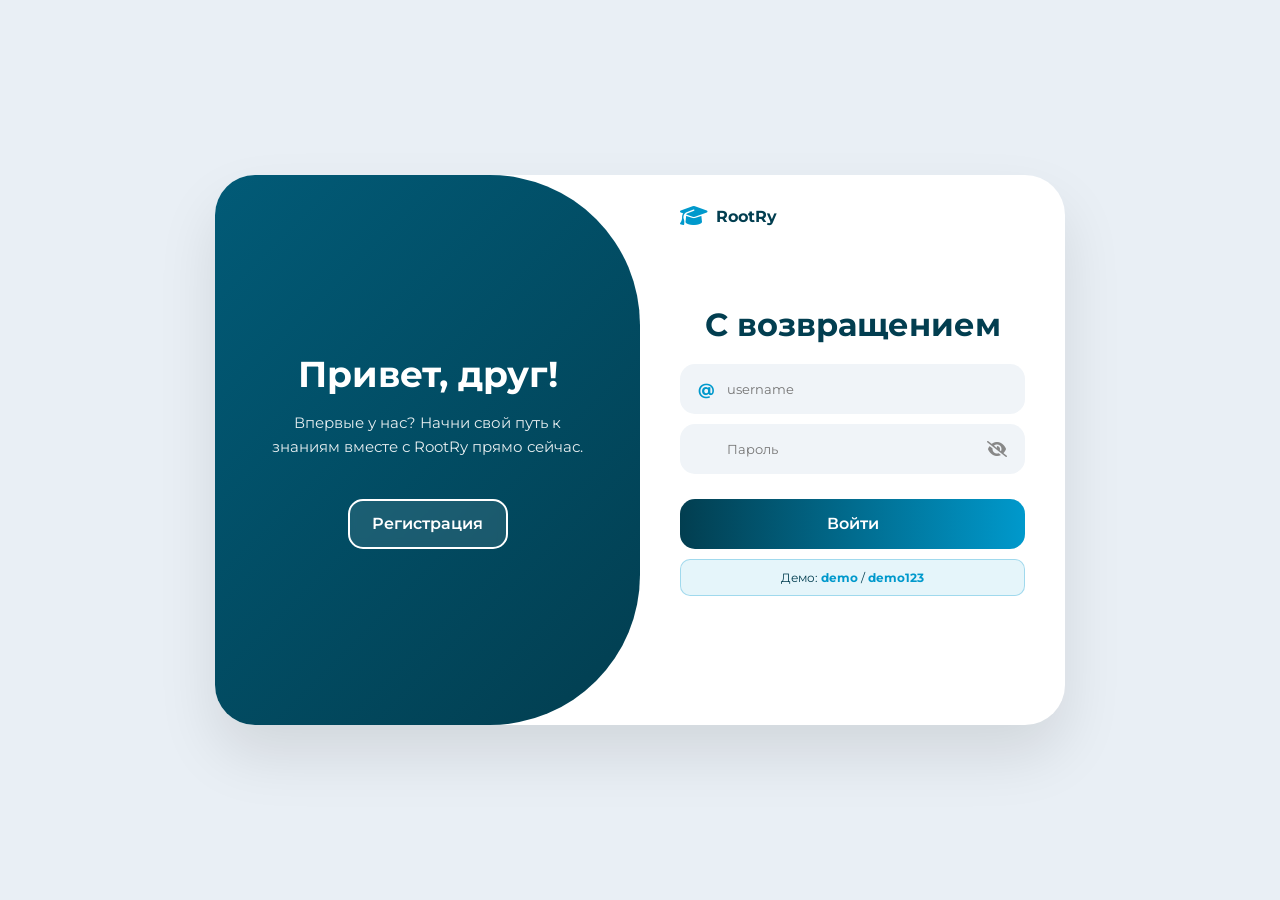
<file: static/index.html>
<!DOCTYPE html>
<html lang="ru">
<head>
    <meta charset="UTF-8">
    <meta name="viewport" content="width=device-width, initial-scale=1.0">
    <title>RootRy | Вход и Регистрация</title>
    <link rel="stylesheet" href="https://cdnjs.cloudflare.com/ajax/libs/font-awesome/6.4.0/css/all.min.css">
    <link rel="icon" type="image/svg+xml" href="data:image/svg+xml,%3Csvg xmlns='http://www.w3.org/2000/svg' viewBox='0 0 640 512'%3E%3Cpath fill='%230099cc' d='M622.3 162.4l-296-120c-16.5-6.7-35.1-6.7-51.6 0l-296 120c-17.2 7-20.1 29.5-4.8 39.4l112 72.3c2.4 1.5 5.2 2.3 8 2.3H504c2.8 0 5.6-.8 8-2.3l112-72.3c15.2-10 12.3-32.4-4.8-39.4zM532.7 301.9l-20.7 13.4c-6 3.9-13 6-20.1 6H148.1c-7.1 0-14.1-2.1-20.1-6l-20.7-13.4c-4.4-2.9-10.3-1.6-13.2 2.9l-21.3 32.8c-4.6 7.1-1.6 16.5 6.2 19.8l197.4 82.5c24.6 10.3 52.6 10.3 77.2 0l197.4-82.5c7.8-3.3 10.8-12.7 6.2-19.8l-21.3-32.8c-2.9-4.5-8.8-5.8-13.2-2.9z'/%3E%3C/svg%3E">
    <link rel="stylesheet" href="style.css">
    <style>
        .hint-box {
            background: rgba(0,153,204,0.1);
            border: 1px solid rgba(0,153,204,0.3);
            border-radius: 10px;
            padding: 10px 15px;
            margin-top: 10px;
            font-size: 12px;
            color: #023e50;
            text-align: center;
        }
        .hint-box b { color: #0099cc; }
        .spinner { display: none; }
        .btn.loading .spinner { display: inline; }
        .btn.loading .btn-text { display: none; }
    </style>
</head>
<body>
    <div id="authMsg" style="position:fixed;top:20px;left:50%;transform:translateX(-50%);padding:12px 28px;border-radius:20px;font-family:Montserrat,sans-serif;font-weight:600;font-size:14px;z-index:9999;transition:0.3s;box-shadow:0 8px 25px rgba(0,0,0,0.15);opacity:0;pointer-events:none;"></div>

    <div class="container" id="mainContainer">
        <div class="form-box login">
            <div class="top-bar">
                <div class="brand"><i class="fa-solid fa-graduation-cap"></i><span>RootRy</span></div>
            </div>
            <form id="loginForm">
                <h1>С возвращением</h1>
                <div class="input-box">
                    <span class="prefix">@</span>
                    <input type="text" id="loginUser" placeholder="username" required autocomplete="username">
                </div>
                <div class="input-box">
                    <input type="password" id="loginPass" class="password-input" placeholder="Пароль" required autocomplete="current-password">
                    <i class="fa-solid fa-eye-slash toggle-password"></i>
                </div>
                <button type="submit" class="btn" id="loginBtn">
                    <span class="btn-text">Войти</span>
                    <span class="spinner"><i class="fa-solid fa-circle-notch fa-spin"></i></span>
                </button>
                <div class="hint-box">Демо: <b>demo</b> / <b>demo123</b></div>
            </form>
        </div>

        <div class="form-box register">
            <div class="top-bar">
                <div class="brand"><i class="fa-solid fa-graduation-cap"></i><span>RootRy</span></div>
            </div>
            <form id="regForm">
                <h1>Регистрация</h1>
                <div class="input-box">
                    <span class="prefix">@</span>
                    <input type="text" id="regUser" placeholder="username (только латиница)" required minlength="3" autocomplete="username">
                </div>
                <div class="input-box">
                    <input type="text" id="regNickname" placeholder="Никнейм" required autocomplete="off">
                    <i class="fa-solid fa-user"></i>
                </div>
                <div class="input-box">
                    <input type="password" id="regPass" class="password-input" placeholder="Пароль (мин. 6)" required minlength="6" autocomplete="new-password">
                    <i class="fa-solid fa-eye-slash toggle-password"></i>
                </div>
                <button type="submit" class="btn" id="regBtn">
                    <span class="btn-text">Создать аккаунт</span>
                    <span class="spinner"><i class="fa-solid fa-circle-notch fa-spin"></i></span>
                </button>
            </form>
        </div>

        <div class="toggle-box">
            <div class="toggle-panel toggle-left">
                <h2>Привет, друг!</h2>
                <p>Впервые у нас? Начни свой путь к знаниям вместе с RootRy прямо сейчас.</p>
                <button class="btn toggle-btn" id="toRegister">Регистрация</button>
            </div>
            <div class="toggle-panel toggle-right">
                <h2>Рады видеть!</h2>
                <p>Если у тебя уже есть аккаунт, просто войди, чтобы продолжить обучение.</p>
                <button class="btn toggle-btn" id="toLogin">Войти</button>
            </div>
        </div>
    </div>

    <script>
    const API = '';  // same origin — Go сервер раздаёт и фронт и API
    const container = document.getElementById('mainContainer');

    document.getElementById('toLogin').addEventListener('click', () => container.classList.remove('active'));
    document.getElementById('toRegister').addEventListener('click', () => container.classList.add('active'));

    document.querySelectorAll('.toggle-password').forEach(icon => {
        icon.addEventListener('click', function() {
            const input = this.parentElement.querySelector('.password-input');
            input.type = input.type === 'password' ? 'text' : 'password';
            this.classList.toggle('fa-eye');
            this.classList.toggle('fa-eye-slash');
        });
    });

    function showMsg(text, type) {
        const msg = document.getElementById('authMsg');
        msg.textContent = text;
        msg.style.background = type === 'error' ? '#e74c3c' : '#2ecc71';
        msg.style.color = '#fff';
        msg.style.opacity = '1';
        setTimeout(() => { msg.style.opacity = '0'; }, 3000);
    }

    function setLoading(btn, loading) {
        btn.classList.toggle('loading', loading);
        btn.disabled = loading;
    }

    document.getElementById('regForm').addEventListener('submit', async (e) => {
        e.preventDefault();
        const btn = document.getElementById('regBtn');
        setLoading(btn, true);
        const username = document.getElementById('regUser').value.trim();
        const nickname = document.getElementById('regNickname').value.trim();
        const password = document.getElementById('regPass').value;
        try {
            const res = await fetch(`${API}/api/register`, {
                method: 'POST',
                headers: {'Content-Type': 'application/json'},
                body: JSON.stringify({ username, nickname, password })
            });
            const data = await res.json();
            if (res.ok) {
                localStorage.setItem('token', data.token);
                localStorage.setItem('currentUser', JSON.stringify(data.user));
                showMsg('Аккаунт создан! 🎉', 'success');
                setTimeout(() => window.location.href = 'games.html', 800);
            } else {
                showMsg(data.error || 'Ошибка регистрации', 'error');
            }
        } catch(err) {
            showMsg('Сервер недоступен', 'error');
        } finally {
            setLoading(btn, false);
        }
    });

    document.getElementById('loginForm').addEventListener('submit', async (e) => {
        e.preventDefault();
        const btn = document.getElementById('loginBtn');
        setLoading(btn, true);
        const username = document.getElementById('loginUser').value.trim();
        const password = document.getElementById('loginPass').value;
        try {
            const res = await fetch(`${API}/api/login`, {
                method: 'POST',
                headers: {'Content-Type': 'application/json'},
                body: JSON.stringify({ username, password })
            });
            const data = await res.json();
            if (res.ok) {
                localStorage.setItem('token', data.token);
                localStorage.setItem('currentUser', JSON.stringify(data.user));
                showMsg(`Добро пожаловать, ${data.user.nickname}! 👋`, 'success');
                setTimeout(() => window.location.href = 'games.html', 800);
            } else {
                showMsg(data.error || 'Неверный логин или пароль', 'error');
            }
        } catch(err) {
            showMsg('Сервер недоступен', 'error');
        } finally {
            setLoading(btn, false);
        }
    });

    // Redirect if already logged in
    if (localStorage.getItem('token')) {
        window.location.href = 'games.html';
    }
    </script>
</body>
</html>
</file>
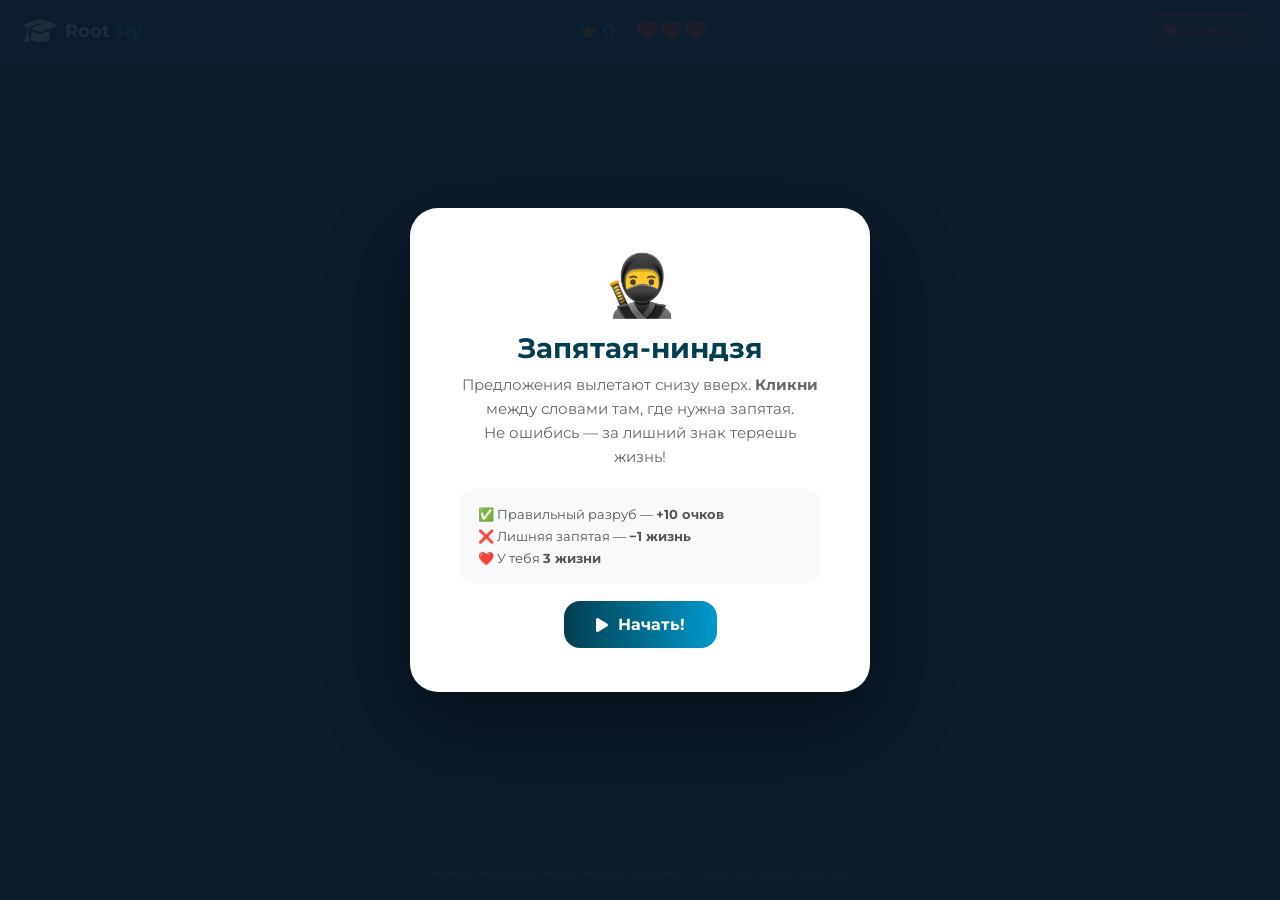
<file: static/game_comma_ninja.html>
<!DOCTYPE html>
<html lang="ru">
<head>
    <meta charset="UTF-8">
    <meta name="viewport" content="width=device-width, initial-scale=1.0">
    <title>Запятая-ниндзя | RootRy</title>
    <link rel="stylesheet" href="https://cdnjs.cloudflare.com/ajax/libs/font-awesome/6.4.0/css/all.min.css">
    <link rel="stylesheet" href="home-style.css">
    <style>
        body { background: #0d1b2a; display: flex; flex-direction: column; align-items: center; justify-content: flex-start; min-height: 100vh; padding: 0; margin: 0; font-family: 'Montserrat', sans-serif; }

        .game-header {
            width: 100%; background: rgba(2,62,80,0.95); display: flex; align-items: center;
            justify-content: space-between; padding: 14px 24px; position: fixed; top: 0; left: 0; z-index: 100;
            backdrop-filter: blur(10px); border-bottom: 1px solid rgba(0,153,204,0.3);
        }
        .game-header .brand { color: #fff; font-weight: 700; font-size: 18px; display: flex; align-items: center; gap: 8px; }
        .game-header .brand span { color: #0099cc; }
        .hud { display: flex; gap: 20px; align-items: center; }
        .hud-item { color: #fff; font-size: 13px; font-weight: 700; display: flex; align-items: center; gap: 6px; }
        .lives { font-size: 18px; letter-spacing: 2px; }
        .score-num { color: #0099cc; font-size: 20px; }

        .surrender-btn {
            background: rgba(231,76,60,0.2); border: 1px solid #e74c3c; color: #e74c3c;
            padding: 8px 18px; border-radius: 12px; font-family: 'Montserrat', sans-serif;
            font-size: 13px; font-weight: 700; cursor: pointer; transition: 0.2s;
        }
        .surrender-btn:hover { background: rgba(231,76,60,0.4); }

        /* Game arena */
        #arena {
            margin-top: 70px;
            width: 100%; max-width: 820px;
            min-height: calc(100vh - 70px);
            position: relative;
            overflow: hidden;
            padding: 20px;
        }

        /* Flying sentence */
        .sentence-strip {
            position: absolute;
            left: 50%; transform: translateX(-50%);
            background: rgba(255,255,255,0.06);
            border: 1px solid rgba(255,255,255,0.12);
            border-radius: 14px;
            padding: 14px 20px;
            display: flex;
            flex-wrap: wrap;
            gap: 0;
            align-items: center;
            max-width: 760px;
            animation: flyUp 6s linear forwards;
            cursor: default;
            user-select: none;
        }
        @keyframes flyUp {
            from { bottom: -120px; opacity: 0; }
            10%  { opacity: 1; }
            90%  { opacity: 1; }
            to   { bottom: 110%; opacity: 0; }
        }

        .word-part {
            color: #e8f4fd;
            font-size: 15px;
            font-weight: 600;
            padding: 2px 1px;
            white-space: nowrap;
        }

        .cut-zone {
            display: inline-flex;
            align-items: center;
            justify-content: center;
            width: 28px;
            height: 34px;
            cursor: pointer;
            position: relative;
            transition: 0.15s;
        }
        .cut-zone::before {
            content: '';
            position: absolute;
            width: 2px;
            height: 100%;
            background: rgba(255,255,255,0.1);
            border-radius: 2px;
            transition: 0.15s;
        }
        .cut-zone:hover::before { background: #0099cc; width: 3px; }
        .cut-zone .cut-hint { position: absolute; font-size: 11px; color: rgba(255,255,255,0.25); pointer-events: none; }
        .cut-zone:hover .cut-hint { color: #0099cc; }

        .cut-zone.correct-cut::before { background: #2ecc71; width: 4px; box-shadow: 0 0 12px #2ecc71; }
        .cut-zone.wrong-cut::before   { background: #e74c3c; width: 4px; box-shadow: 0 0 12px #e74c3c; }

        /* Score popup */
        .score-popup {
            position: fixed;
            font-size: 22px; font-weight: 800;
            pointer-events: none;
            animation: popUp 0.9s ease forwards;
            z-index: 200;
        }
        @keyframes popUp { from{opacity:1;transform:translateY(0);} to{opacity:0;transform:translateY(-60px);} }

        /* Overlay screens */
        .overlay {
            display: none; position: fixed; inset: 0;
            background: rgba(13,27,42,0.92);
            z-index: 300; align-items: center; justify-content: center;
            flex-direction: column; gap: 20px;
            text-align: center;
        }
        .overlay.show { display: flex; }
        .overlay-box {
            background: #fff; border-radius: 28px;
            padding: 40px 50px; max-width: 460px; width: 90%;
            box-shadow: 0 30px 80px rgba(0,0,0,0.4);
            animation: popIn 0.4s cubic-bezier(0.34,1.56,0.64,1);
        }
        @keyframes popIn { from{opacity:0;transform:scale(0.8);} to{opacity:1;transform:scale(1);} }
        .overlay-box h2 { color: #023e50; font-size: 28px; margin-bottom: 8px; }
        .overlay-box .big-num { font-size: 64px; font-weight: 800; color: #0099cc; line-height: 1; margin: 10px 0; }
        .overlay-box p { color: #666; font-size: 15px; line-height: 1.6; margin-bottom: 20px; }
        .action-btn {
            display: inline-flex; align-items: center; gap: 10px;
            background: linear-gradient(90deg, #023e50, #0099cc);
            color: #fff; border: none; border-radius: 16px;
            padding: 14px 32px; font-size: 16px; font-weight: 700;
            font-family: 'Montserrat', sans-serif; cursor: pointer; transition: 0.2s;
            margin: 4px;
        }
        .action-btn:hover { box-shadow: 0 8px 24px rgba(0,153,204,0.4); transform: translateY(-2px); }
        .action-btn.secondary { background: #e9eff5; color: #023e50; }
        .action-btn.secondary:hover { box-shadow: none; background: #d0dce6; }

        /* Stars */
        .stars { font-size: 32px; margin: 8px 0; letter-spacing: 4px; }

        /* Combo flash */
        .combo-flash {
            position: fixed; top: 80px; left: 50%; transform: translateX(-50%);
            background: #f39c12; color: #fff; padding: 8px 22px;
            border-radius: 20px; font-size: 15px; font-weight: 800;
            pointer-events: none; opacity: 0;
            animation: comboIn 1.5s ease forwards;
            z-index: 200;
        }
        @keyframes comboIn { 0%{opacity:0;transform:translateX(-50%) scale(0.8);} 15%{opacity:1;transform:translateX(-50%) scale(1.1);} 30%{transform:translateX(-50%) scale(1);} 80%{opacity:1;} 100%{opacity:0;} }

        /* Pause indicator */
        #pauseBar {
            position: fixed; bottom: 20px; left: 50%; transform: translateX(-50%);
            color: rgba(255,255,255,0.3); font-size: 12px; font-weight: 600;
            pointer-events: none;
        }
    </style>
</head>
<body>

<div class="game-header">
    <div class="brand"><i class="fa-solid fa-graduation-cap"></i> Root<span>Ry</span></div>
    <div class="hud">
        <div class="hud-item"><i class="fa-solid fa-star" style="color:#f39c12"></i><span class="score-num" id="scoreDisplay">0</span></div>
        <div class="hud-item"><span class="lives" id="livesDisplay">❤️❤️❤️</span></div>
    </div>
    <button class="surrender-btn" onclick="confirmSurrender()"><i class="fa-solid fa-flag"></i> Сдаться</button>
</div>

<div id="arena"></div>

<!-- Start overlay -->
<div class="overlay show" id="startOverlay">
    <div class="overlay-box">
        <div style="font-size:60px;margin-bottom:10px;">🥷</div>
        <h2>Запятая-ниндзя</h2>
        <p>Предложения вылетают снизу вверх. <strong>Кликни</strong> между словами там, где нужна запятая.<br>Не ошибись — за лишний знак теряешь жизнь!</p>
        <div style="background:#f7f9fb;border-radius:14px;padding:14px 18px;margin:14px 0;text-align:left;font-size:13px;color:#555;line-height:1.7;">
            ✅ Правильный разруб — <strong>+10 очков</strong><br>
            ❌ Лишняя запятая — <strong>−1 жизнь</strong><br>
            ❤️ У тебя <strong>3 жизни</strong>
        </div>
        <button class="action-btn" onclick="startGame()"><i class="fa-solid fa-play"></i> Начать!</button>
    </div>
</div>

<!-- Game over overlay -->
<div class="overlay" id="endOverlay">
    <div class="overlay-box">
        <div class="stars" id="endStars">⭐</div>
        <h2 id="endTitle">Молодец!</h2>
        <div class="big-num" id="endScore">0</div>
        <p id="endMsg">Правильных разрубов: <strong id="correctCount">0</strong> из <strong id="totalCount">0</strong></p>
        <button class="action-btn" onclick="startGame()"><i class="fa-solid fa-rotate-right"></i> Ещё раз</button>
        <button class="action-btn secondary" onclick="goBack()"><i class="fa-solid fa-arrow-left"></i> Назад</button>
    </div>
</div>

<!-- Surrender overlay -->
<div class="overlay" id="surrenderOverlay">
    <div class="overlay-box">
        <div style="font-size:48px;margin-bottom:10px;">🏳️</div>
        <h2>Сдаться?</h2>
        <p>Твой текущий счёт: <strong id="surrenderScore">0</strong> очков.<br>Прогресс будет потерян.</p>
        <button class="action-btn" style="background:linear-gradient(90deg,#c0392b,#e74c3c);" onclick="endGame(true)"><i class="fa-solid fa-flag"></i> Сдаться</button>
        <button class="action-btn secondary" onclick="closeSurrender()">Продолжить</button>
    </div>
</div>

<div id="pauseBar">Нажми на разделитель между словами чтобы поставить запятую</div>

<script src="api.js"></script>
<script>
const SENTENCES = [
    {
        parts: ['Читая', ' книгу', ',', ' он', ' не', ' замечал', ',', ' как', ' проходит', ' время', '.'],
        cuts: [1, 6], // after index 1 and 6 (0-based gap index)
        gaps: 10
    },
    {
        parts: ['Подбежав', ' к', ' двери', ',', ' мальчик', ' остановился', ' и', ' прислушался', '.'],
        cuts: [2],
        gaps: 8
    },
    {
        parts: ['На', ' столе', ' лежали', ' книги', ',', ' ручки', ',', ' карандаши', ' и', ' тетради', '.'],
        cuts: [3, 5],
        gaps: 10
    },
    {
        parts: ['Конечно', ',', ' мы', ' придём', ' на', ' праздник', '.'],
        cuts: [0],
        gaps: 6
    },
    {
        parts: ['Учитель', ',', ' объяснявший', ' новую', ' тему', ',', ' говорил', ' медленно', '.'],
        cuts: [0, 4],
        gaps: 8
    },
    {
        parts: ['Однако', ',', ' по', ' мнению', ' экспертов', ',', ' ситуация', ' изменится', '.'],
        cuts: [0, 4],
        gaps: 8
    },
    {
        parts: ['Он', ' бежал', ' быстро', ',', ' не', ' оглядываясь', '.'],
        cuts: [2],
        gaps: 6
    },
    {
        parts: ['В', ' городе', ' были', ' театры', ',', ' музеи', ',', ' парки', ' и', ' кафе', '.'],
        cuts: [3, 5],
        gaps: 10
    },
    {
        parts: ['Написав', ' письмо', ',', ' она', ' задумалась', '.'],
        cuts: [1],
        gaps: 5
    },
    {
        parts: ['Он', ' любил', ' читать', ',', ' мечтать', ' и', ' рисовать', '.'],
        cuts: [2],
        gaps: 7
    }
];

let score = 0;
let lives = 3;
let correctCuts = 0;
let totalRequired = 0;
let combo = 0;
let gameRunning = false;
let sentenceInterval = null;
let currentSentenceIdx = 0;
let activeSentences = [];

function startGame() {
    hideOverlay('startOverlay');
    hideOverlay('endOverlay');
    score = 0; lives = 3; correctCuts = 0; combo = 0; totalRequired = 0;
    currentSentenceIdx = 0;
    updateHUD();
    gameRunning = true;
    document.getElementById('arena').innerHTML = '';
    activeSentences = [];
    scheduleSentence();
}

function scheduleSentence() {
    if (!gameRunning) return;
    spawnSentence();
    if (currentSentenceIdx < SENTENCES.length) {
        sentenceInterval = setTimeout(scheduleSentence, 3800);
    } else {
        setTimeout(() => { if(gameRunning) endGame(false); }, 7000);
    }
}

function spawnSentence() {
    if (currentSentenceIdx >= SENTENCES.length) return;
    const data = SENTENCES[currentSentenceIdx++];
    const strip = document.createElement('div');
    strip.className = 'sentence-strip';

    const requiredCuts = new Set(data.cuts);
    totalRequired += data.cuts.length;
    let stripCuts = {};

    // Build parts with gaps
    let gapIdx = 0;
    const wordParts = data.parts.filter(p => p !== ',' && p !== '.');

    // Reconstruct: words separated by clickable gaps
    // data.parts contains actual words/commas; we rebuild as word + gap
    // cuts[] index refers to which gap (after word gapIdx) should be cut

    const words = [];
    data.parts.forEach(p => {
        if (p !== ',' && p !== '.') words.push(p);
    });

    for (let i = 0; i < words.length; i++) {
        const w = document.createElement('span');
        w.className = 'word-part';
        w.textContent = words[i];
        strip.appendChild(w);

        if (i < words.length - 1) {
            const zone = document.createElement('span');
            zone.className = 'cut-zone';
            zone.dataset.gap = i;
            const hint = document.createElement('span');
            hint.className = 'cut-hint';
            hint.textContent = '|';
            zone.appendChild(hint);
            const currentI = i;
            zone.onclick = (e) => {
                e.stopPropagation();
                if (stripCuts[currentI]) return;
                stripCuts[currentI] = true;
                if (requiredCuts.has(currentI)) {
                    zone.classList.add('correct-cut');
                    score += 10 * (combo > 2 ? 2 : 1);
                    correctCuts++;
                    combo++;
                    if (combo === 3) showCombo('🔥 Комбо x2!');
                    if (combo === 5) showCombo('⚡ Комбо x2 МАСТЕР!');
                    showScorePopup(e.clientX, e.clientY, '+10', '#2ecc71');
                } else {
                    zone.classList.add('wrong-cut');
                    lives--;
                    combo = 0;
                    showScorePopup(e.clientX, e.clientY, '−❤️', '#e74c3c');
                    shakeScreen();
                    if (lives <= 0) { setTimeout(() => endGame(false), 600); }
                }
                updateHUD();
            };
            strip.appendChild(zone);
        }
    }

    // Punctuation mark at end
    const end = data.parts[data.parts.length - 1];
    if (end === '.') {
        const dot = document.createElement('span');
        dot.className = 'word-part';
        dot.textContent = '.';
        strip.appendChild(dot);
    }

    strip.style.bottom = '-120px';
    document.getElementById('arena').appendChild(strip);
    activeSentences.push(strip);

    strip.addEventListener('animationend', () => {
        strip.remove();
        activeSentences = activeSentences.filter(s => s !== strip);
    });
}

function showScorePopup(x, y, text, color) {
    const el = document.createElement('div');
    el.className = 'score-popup';
    el.style.cssText = `left:${x-20}px;top:${y-30}px;color:${color};`;
    el.textContent = text;
    document.body.appendChild(el);
    setTimeout(() => el.remove(), 900);
}

function showCombo(text) {
    const el = document.createElement('div');
    el.className = 'combo-flash';
    el.textContent = text;
    document.body.appendChild(el);
    setTimeout(() => el.remove(), 1500);
}

function shakeScreen() {
    document.getElementById('arena').style.animation = 'none';
    document.getElementById('arena').offsetHeight;
    document.getElementById('arena').style.animation = 'shake 0.4s ease';
    setTimeout(() => { document.getElementById('arena').style.animation = ''; }, 400);
}

function updateHUD() {
    document.getElementById('scoreDisplay').textContent = score;
    const hearts = ['', '❤️', '❤️❤️', '❤️❤️❤️'];
    document.getElementById('livesDisplay').textContent = hearts[Math.max(0, lives)] || '';
}

function endGame(surrendered) {
    gameRunning = false;
    clearTimeout(sentenceInterval);
    
    // Закрываем окно подтверждения сдачи
    hideOverlay('surrenderOverlay'); 

    const pct = totalRequired > 0 ? Math.round((correctCuts / totalRequired) * 100) : 0;
    let stars = pct >= 90 ? '⭐⭐⭐' : pct >= 60 ? '⭐⭐' : '⭐';
    let title = pct >= 90 ? 'Сенсей пунктуации!' : pct >= 60 ? 'Хороший ниндзя!' : surrendered ? 'Сдался...' : 'Нужно тренироваться!';

    document.getElementById('endStars').textContent = stars;
    document.getElementById('endTitle').textContent = title;
    document.getElementById('endScore').textContent = score;
    document.getElementById('correctCount').textContent = correctCuts;
    document.getElementById('totalCount').textContent = totalRequired;
    if(typeof submitGameResult==='function')submitGameResult('spelling', typeof score!=='undefined'?score:0);
    showOverlay('endOverlay');
}

function confirmSurrender() {
    document.getElementById('surrenderScore').textContent = score;
    showOverlay('surrenderOverlay');
}
function closeSurrender() { hideOverlay('surrenderOverlay'); }

function goBack() { window.location.href = 'games.html'; }

function showOverlay(id) { document.getElementById(id).classList.add('show'); }
function hideOverlay(id) { document.getElementById(id).classList.remove('show'); }
</script>

<style>
@keyframes shake {
    0%,100%{transform:translateX(0);}
    20%{transform:translateX(-10px);}
    40%{transform:translateX(10px);}
    60%{transform:translateX(-6px);}
    80%{transform:translateX(6px);}
}
</style>
</body>
</html>
</file>
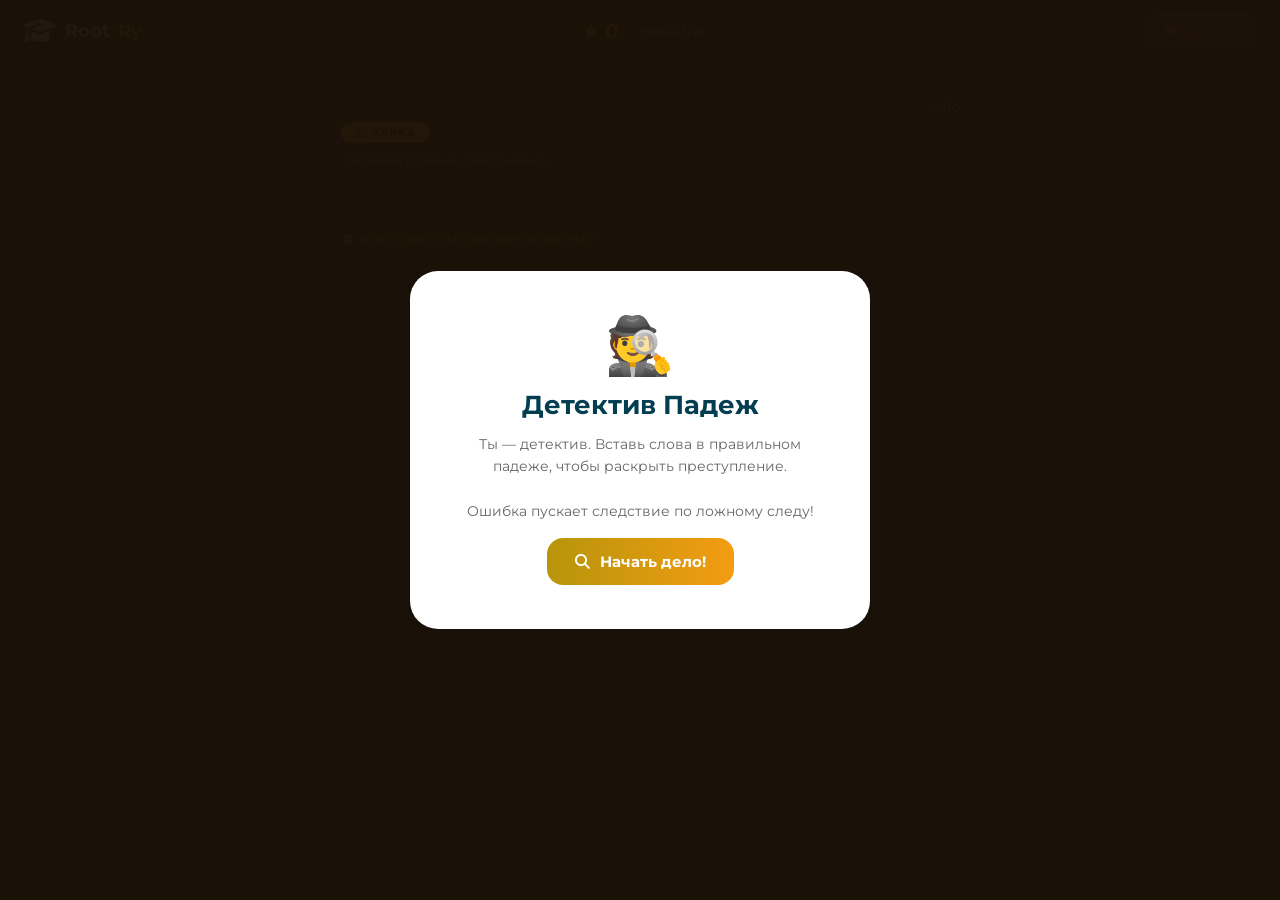
<file: static/game_detective_case.html>
<!DOCTYPE html>
<html lang="ru">
<head>
    <meta charset="UTF-8">
    <meta name="viewport" content="width=device-width, initial-scale=1.0">
    <title>Детектив Падеж | RootRy</title>
    <link rel="stylesheet" href="https://cdnjs.cloudflare.com/ajax/libs/font-awesome/6.4.0/css/all.min.css">
    <link rel="stylesheet" href="home-style.css">
    <style>
        body { background: #1a1208; min-height: 100vh; margin: 0; padding: 0; font-family: 'Montserrat', sans-serif; display: flex; flex-direction: column; align-items: center; }

        .game-header {
            width: 100%; background: rgba(26,18,8,0.97); display: flex; align-items: center;
            justify-content: space-between; padding: 14px 24px; position: fixed; top: 0; left: 0; z-index: 100;
            border-bottom: 1px solid rgba(243,156,18,0.3);
        }
        .brand { color: #fff; font-weight: 700; font-size: 18px; display: flex; align-items: center; gap: 8px; }
        .brand span { color: #f39c12; }
        .hud { display: flex; gap: 20px; align-items: center; }
        .hud-item { color: #fff; font-size: 13px; font-weight: 700; display: flex; align-items: center; gap: 6px; }
        .score-num { color: #f39c12; font-size: 20px; }

        .surrender-btn {
            background: rgba(231,76,60,0.2); border: 1px solid #e74c3c; color: #e74c3c;
            padding: 8px 18px; border-radius: 12px; font-family: 'Montserrat', sans-serif;
            font-size: 13px; font-weight: 700; cursor: pointer; transition: 0.2s;
        }
        .surrender-btn:hover { background: rgba(231,76,60,0.4); }

        #arena {
            margin-top: 80px;
            width: 100%; max-width: 680px;
            padding: 20px;
            display: flex; flex-direction: column; align-items: center; gap: 18px;
        }

        /* Story panel */
        .story-panel {
            width: 100%;
            background: rgba(255,255,255,0.04);
            border: 1px solid rgba(243,156,18,0.2);
            border-radius: 20px;
            padding: 20px 24px;
            position: relative;
        }
        .case-badge {
            position: absolute; top: -12px; left: 20px;
            background: #f39c12; color: #1a1208; font-size: 10px; font-weight: 800;
            padding: 4px 14px; border-radius: 10px; text-transform: uppercase; letter-spacing: 1px;
        }
        .detective-name { color: rgba(255,255,255,0.4); font-size: 11px; font-weight: 700; margin-bottom: 8px; }
        .story-text {
            color: #e8d5b0; font-size: 15px; line-height: 1.8; font-weight: 500;
        }
        .blank {
            display: inline-block; min-width: 120px; border-bottom: 2px solid #f39c12;
            color: #f39c12; font-weight: 800; text-align: center; padding: 0 6px;
            cursor: pointer;
        }
        .blank.filled { color: #2ecc71; border-color: #2ecc71; }
        .blank.wrong-fill { color: #e74c3c; border-color: #e74c3c; animation: shake 0.4s ease; }

        @keyframes shake { 0%,100%{transform:translateX(0)} 25%{transform:translateX(-6px)} 75%{transform:translateX(6px)} }

        /* Task */
        .task-box {
            width: 100%;
            background: rgba(243,156,18,0.08);
            border: 1px solid rgba(243,156,18,0.3);
            border-radius: 16px;
            padding: 16px 20px;
        }
        .task-label { font-size: 11px; font-weight: 700; color: rgba(243,156,18,0.7); text-transform: uppercase; letter-spacing: 1px; margin-bottom: 8px; }
        .task-word { color: #f39c12; font-size: 18px; font-weight: 800; margin-bottom: 6px; }
        .task-case { color: rgba(255,255,255,0.5); font-size: 13px; font-weight: 600; }

        /* Options */
        .options-grid { display: grid; grid-template-columns: 1fr 1fr; gap: 10px; width: 100%; }
        .opt-btn {
            padding: 14px 10px; border: 2px solid rgba(255,255,255,0.1); border-radius: 14px;
            background: rgba(255,255,255,0.04); font-size: 14px; font-weight: 700;
            color: #e8d5b0; cursor: pointer; transition: 0.2s;
            font-family: 'Montserrat', sans-serif; text-align: center;
        }
        .opt-btn:hover:not(:disabled) { border-color: #f39c12; background: rgba(243,156,18,0.12); transform: translateY(-2px); }
        .opt-btn.correct { border-color: #2ecc71 !important; background: rgba(46,204,113,0.2) !important; color: #2ecc71 !important; }
        .opt-btn.wrong   { border-color: #e74c3c !important; background: rgba(231,76,60,0.15) !important; color: #e74c3c !important; }

        /* Progress */
        .progress-row { display: flex; align-items: center; gap: 14px; width: 100%; }
        .progress-bar-outer { flex: 1; height: 6px; background: rgba(255,255,255,0.08); border-radius: 6px; }
        .progress-bar-inner { height: 100%; border-radius: 6px; background: linear-gradient(90deg, #b7950b, #f39c12); transition: 0.4s; }
        .progress-text { color: rgba(255,255,255,0.4); font-size: 12px; font-weight: 700; white-space: nowrap; }

        /* Feedback */
        .feedback { padding: 12px 18px; border-radius: 12px; font-size: 13px; font-weight: 700; width: 100%; text-align: center; display: none; }
        .feedback.correct { display: block; background: rgba(46,204,113,0.15); color: #2ecc71; border: 1px solid rgba(46,204,113,0.3); }
        .feedback.wrong   { display: block; background: rgba(231,76,60,0.15); color: #e74c3c; border: 1px solid rgba(231,76,60,0.3); }

        /* Overlays */
        .overlay { display: none; position: fixed; inset: 0; background: rgba(26,18,8,0.97); z-index: 300; align-items: center; justify-content: center; flex-direction: column; }
        .overlay.show { display: flex; }
        .overlay-box { background: #fff; border-radius: 28px; padding: 40px 50px; max-width: 460px; width: 90%; text-align: center; animation: popIn 0.4s cubic-bezier(0.34,1.56,0.64,1); }
        @keyframes popIn { from{opacity:0;transform:scale(0.8);} to{opacity:1;transform:scale(1);} }
        .overlay-box h2 { color: #023e50; font-size: 26px; margin-bottom: 8px; }
        .big-num { font-size: 64px; font-weight: 800; color: #f39c12; line-height: 1; margin: 10px 0; }
        .stars { font-size: 32px; margin: 8px 0; }
        .action-btn { display: inline-flex; align-items: center; gap: 10px; background: linear-gradient(90deg,#b7950b,#f39c12); color: #fff; border: none; border-radius: 16px; padding: 14px 28px; font-size: 15px; font-weight: 700; font-family: 'Montserrat', sans-serif; cursor: pointer; transition: 0.2s; margin: 4px; }
        .action-btn:hover { box-shadow: 0 8px 24px rgba(243,156,18,0.4); transform: translateY(-2px); }
        .action-btn.secondary { background: #e9eff5; color: #023e50; }
        .action-btn.secondary:hover { box-shadow: none; transform: none; }
    </style>
</head>
<body>

<div class="game-header">
    <div class="brand"><i class="fa-solid fa-graduation-cap"></i> Root<span>Ry</span></div>
    <div class="hud">
        <div class="hud-item"><i class="fa-solid fa-star" style="color:#f39c12"></i><span class="score-num" id="scoreDisplay">0</span></div>
        <div class="hud-item" style="color:rgba(255,255,255,0.5);font-size:12px;" id="qDisplay">Улика 1/10</div>
    </div>
    <button class="surrender-btn" onclick="confirmSurrender()"><i class="fa-solid fa-flag"></i> Сдаться</button>
</div>

<div id="arena">
    <div class="progress-row">
        <div class="progress-bar-outer"><div class="progress-bar-inner" id="progressBar" style="width:0%"></div></div>
        <div class="progress-text" id="progressText">0/10</div>
    </div>

    <div class="story-panel" id="storyPanel">
        <div class="case-badge">🕵️ Улика</div>
        <div class="detective-name">Детектив Падежов докладывает:</div>
        <div class="story-text" id="storyText"></div>
    </div>

    <div class="task-box">
        <div class="task-label">📋 Поставь в правильную форму</div>
        <div class="task-word" id="taskWord"></div>
        <div class="task-case" id="taskCase"></div>
    </div>

    <div class="options-grid" id="optionsGrid"></div>

    <div class="feedback" id="feedbackEl"></div>
</div>

<!-- Start -->
<div class="overlay show" id="startOverlay">
    <div class="overlay-box">
        <div style="font-size:56px;margin-bottom:10px;">🕵️</div>
        <h2>Детектив Падеж</h2>
        <p style="color:#666;font-size:14px;line-height:1.6;margin:12px 0;">Ты — детектив. Вставь слова в правильном падеже, чтобы раскрыть преступление.<br><br>Ошибка пускает следствие по ложному следу!</p>
        <button class="action-btn" onclick="startGame()"><i class="fa-solid fa-magnifying-glass"></i> Начать дело!</button>
    </div>
</div>

<!-- End -->
<div class="overlay" id="endOverlay">
    <div class="overlay-box">
        <div class="stars" id="endStars">⭐</div>
        <h2 id="endTitle">Дело закрыто!</h2>
        <div class="big-num" id="endScore">0</div>
        <p style="color:#666;font-size:14px;margin:8px 0 20px;">Улик собрано: <strong id="correctCnt">0</strong> из <strong id="totalCnt">10</strong></p>
        <button class="action-btn" onclick="startGame()"><i class="fa-solid fa-rotate-right"></i> Новое дело</button>
        <button class="action-btn secondary" onclick="window.location.href='games.html'"><i class="fa-solid fa-arrow-left"></i> Назад</button>
    </div>
</div>

<!-- Surrender -->
<div class="overlay" id="surrenderOverlay">
    <div class="overlay-box">
        <div style="font-size:48px;margin-bottom:10px;">🏳️</div>
        <h2>Закрыть дело?</h2>
        <p style="color:#666;font-size:14px;">Текущий счёт: <strong id="surrenderScore">0</strong></p>
        <button class="action-btn" style="background:linear-gradient(90deg,#c0392b,#e74c3c);" onclick="endGame()">Сдаться</button>
        <button class="action-btn secondary" onclick="hideOverlay('surrenderOverlay')">Продолжить</button>
    </div>
</div>

<script src="api.js"></script>
<script>
const CASES = [
    {
        story: 'Подозреваемый был замечен около ___, где пропали деньги.',
        task: 'старый сарай', caseLabel: 'Родительный падеж',
        correct: 0, options: ['старого сарая','старому сараю','старый сарай','о старом сарае']
    },
    {
        story: 'Свидетель видел мужчину с ___ в руках.',
        task: '563 рубля', caseLabel: 'Творительный падеж',
        correct: 1, options: ['пятьсот шестьдесят тремя рублями','пятьюстами шестьюдесятью тремя рублями','пятиста шестидесяти трёх рублей','пятьстами шестьдесятью тремя рублями']
    },
    {
        story: 'Детектив нашёл записку, адресованную ___.',
        task: 'директор школы', caseLabel: 'Дательный падеж',
        correct: 2, options: ['директора школы','директором школы','директору школы','директора школ']
    },
    {
        story: 'Улика была спрятана за ___.',
        task: 'большой шкаф', caseLabel: 'Творительный падеж',
        correct: 3, options: ['большого шкафа','большому шкафу','большой шкаф','большим шкафом']
    },
    {
        story: 'Преступник скрылся, воспользовавшись ___.',
        task: 'поддельные документы', caseLabel: 'Творительный падеж',
        correct: 1, options: ['поддельных документов','поддельными документами','поддельные документы','поддельным документам']
    },
    {
        story: 'Показания противоречили ___, найденным на месте.',
        task: 'вещественные доказательства', caseLabel: 'Дательный падеж',
        correct: 0, options: ['вещественным доказательствам','вещественные доказательства','вещественных доказательств','вещественными доказательствами']
    },
    {
        story: 'В ходе допроса выяснилось, что подозреваемый боится ___.',
        task: 'огонь и вода', caseLabel: 'Родительный падеж',
        correct: 2, options: ['огню и воде','огнём и водой','огня и воды','огне и воде']
    },
    {
        story: 'Следователь составил протокол о ___.',
        task: 'кража имущества', caseLabel: 'Предложный падеж',
        correct: 1, options: ['кражи имущества','краже имущества','кражу имущества','кражей имущества']
    },
    {
        story: 'Детектив направился к ___ немедленно.',
        task: 'место происшествия', caseLabel: 'Дательный падеж',
        correct: 0, options: ['месту происшествия','место происшествия','места происшествия','месте происшествия']
    },
    {
        story: 'Дело было раскрыто благодаря ___ детектива.',
        task: 'острая наблюдательность', caseLabel: 'Дательный падеж',
        correct: 3, options: ['острой наблюдательности','острую наблюдательность','острая наблюдательность','острой наблюдательностью']
    }
];

let score = 0, currentIdx = 0, correctCount = 0, answered = false;

function startGame() {
    hideOverlay('startOverlay'); hideOverlay('endOverlay'); hideOverlay('surrenderOverlay');
    score = 0; currentIdx = 0; correctCount = 0;
    renderQuestion();
}

function renderQuestion() {
    if (currentIdx >= CASES.length) { endGame(); return; }
    answered = false;
    const q = CASES[currentIdx];

    document.getElementById('scoreDisplay').textContent = score;
    document.getElementById('qDisplay').textContent = `Улика ${currentIdx+1}/${CASES.length}`;
    document.getElementById('progressBar').style.width = `${(currentIdx/CASES.length)*100}%`;
    document.getElementById('progressText').textContent = `${currentIdx}/${CASES.length}`;

    // Render story with blank
    const blank = `<span class="blank" id="blankEl">_______</span>`;
    document.getElementById('storyText').innerHTML = q.story.replace('___', blank);

    document.getElementById('taskWord').textContent = '«' + q.task + '»';
    document.getElementById('taskCase').textContent = q.caseLabel;

    const fb = document.getElementById('feedbackEl');
    fb.className = 'feedback'; fb.textContent = '';

    const grid = document.getElementById('optionsGrid');
    grid.innerHTML = '';
    q.options.forEach((opt, i) => {
        const btn = document.createElement('button');
        btn.className = 'opt-btn';
        btn.textContent = opt;
        btn.onclick = () => answer(i, btn);
        grid.appendChild(btn);
    });
}

function answer(idx, btn) {
    if (answered) return;
    answered = true;
    const q = CASES[currentIdx];
    const isCorrect = idx === q.correct;
    const fb = document.getElementById('feedbackEl');
    const blank = document.getElementById('blankEl');

    document.querySelectorAll('.opt-btn').forEach(b => b.onclick = null);

    if (isCorrect) {
        btn.classList.add('correct');
        if (blank) { blank.textContent = q.options[q.correct]; blank.classList.add('filled'); }
        fb.className = 'feedback correct';
        fb.textContent = '✅ Верно! Улика принята.';
        score += 10; correctCount++;
    } else {
        btn.classList.add('wrong');
        if (blank) { blank.textContent = q.options[idx]; blank.classList.add('wrong-fill'); }
        document.querySelectorAll('.opt-btn')[q.correct].classList.add('correct');
        fb.className = 'feedback wrong';
        fb.textContent = `❌ Неверно. Правильно: «${q.options[q.correct]}»`;
    }

    document.getElementById('scoreDisplay').textContent = score;
    currentIdx++;
    setTimeout(renderQuestion, 1800);
}

function endGame() {
    // Закрываем окно подтверждения сдачи
    hideOverlay('surrenderOverlay');

    const pct = Math.round((correctCount / CASES.length) * 100);
    document.getElementById('endStars').textContent = pct >= 90 ? '⭐⭐⭐' : pct >= 60 ? '⭐⭐' : '⭐';
    document.getElementById('endTitle').textContent = pct >= 90 ? '🏆 Мастер-детектив!' : pct >= 60 ? '🕵️ Хороший сыщик!' : '📚 Дело не раскрыто...';
    document.getElementById('endScore').textContent = score;
    document.getElementById('correctCnt').textContent = correctCount;
    document.getElementById('totalCnt').textContent = CASES.length;
    if(typeof submitGameResult==='function')submitGameResult('detective', typeof score!=='undefined'?score:0);
    showOverlay('endOverlay');
}

function confirmSurrender() {
    document.getElementById('surrenderScore').textContent = score;
    showOverlay('surrenderOverlay');
}

function showOverlay(id) { document.getElementById(id).classList.add('show'); }
function hideOverlay(id) { document.getElementById(id).classList.remove('show'); }
</script>
</body>
</html>
</file>
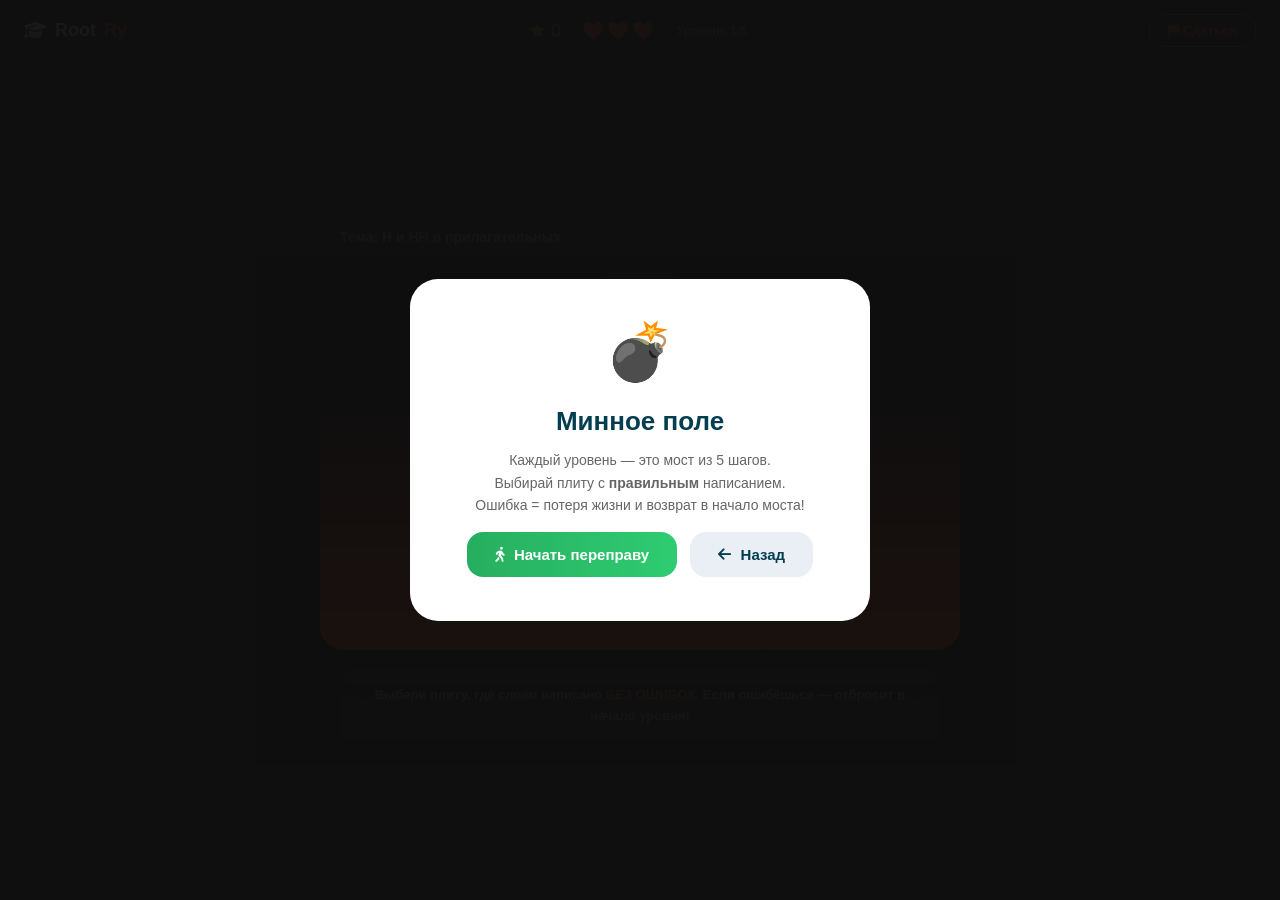
<file: static/game_minefield.html>
<!DOCTYPE html>
<html lang="ru">
<head>
    <meta charset="UTF-8">
    <meta name="viewport" content="width=device-width, initial-scale=1.0">
    <title>Минное поле | RootRy</title>
    <link rel="stylesheet" href="https://cdnjs.cloudflare.com/ajax/libs/font-awesome/6.4.0/css/all.min.css">
    <style>
        body { background: #0f0f0f; min-height: 100vh; margin: 0; padding: 0; font-family: 'Montserrat', sans-serif; display: flex; flex-direction: column; align-items: center; overflow: hidden; }

        .game-header {
            width: 100%; background: rgba(15,15,15,0.97); display: flex; align-items: center;
            justify-content: space-between; padding: 14px 24px; position: fixed; top: 0; left: 0; z-index: 100;
            border-bottom: 1px solid rgba(231,76,60,0.3); box-sizing: border-box;
        }
        .brand { color: #fff; font-weight: 700; font-size: 18px; display: flex; align-items: center; gap: 8px; }
        .brand span { color: #e74c3c; }
        .hud { display: flex; gap: 20px; align-items: center; }
        .hud-item { color: #fff; font-size: 13px; font-weight: 700; display: flex; align-items: center; gap: 6px; }
        .score-num { color: #e74c3c; font-size: 20px; }
        .lives-row { font-size: 18px; letter-spacing: 3px; }

        .surrender-btn {
            background: rgba(231,76,60,0.15); border: 1px solid #e74c3c; color: #e74c3c;
            padding: 8px 18px; border-radius: 12px; font-family: 'Montserrat', sans-serif;
            font-size: 13px; font-weight: 700; cursor: pointer; transition: 0.2s;
        }
        .surrender-btn:hover { background: rgba(231,76,60,0.3); }

        /* Game area */
        #gameArea {
            margin-top: 70px;
            width: 100%; max-width: 820px;
            height: calc(100vh - 70px);
            display: flex; flex-direction: column;
            align-items: center; justify-content: center;
            position: relative;
            padding: 20px; box-sizing: border-box;
        }

        /* Scene */
        .scene {
            width: 100%; max-width: 600px;
            background: linear-gradient(to bottom, #1a0505 0%, #2d0808 40%, #ff4500 90%, #ff6a00 100%);
            border-radius: 24px;
            padding: 30px 20px 20px;
            position: relative;
            overflow: hidden;
            min-height: 340px;
            box-shadow: 0 10px 40px rgba(231,76,60,0.15);
        }

        /* Player */
        #player {
            position: absolute;
            font-size: 40px;
            left: 50%; bottom: 120px;
            transform: translateX(-50%);
            transition: 0.3s cubic-bezier(0.25,0.46,0.45,0.94);
            z-index: 10;
            filter: drop-shadow(0 0 10px rgba(255,255,255,0.5));
        }

        /* Platforms (tiles) */
        .platform-row {
            position: absolute;
            bottom: 40px;
            left: 0; right: 0;
            display: flex;
            justify-content: center;
            gap: 20px;
            padding: 0 20px;
            transition: opacity 0.3s, transform 0.3s;
        }

        .tile {
            flex: 1; max-width: 200px;
            height: 60px;
            border-radius: 14px; background: #2c3e50; border: 2px solid #34495e; color: #ecf0f1;
            display: flex; align-items: center; justify-content: center;
            font-size: 15px; font-weight: 800; text-align: center;
            cursor: pointer; position: relative; user-select: none;
            transition: transform 0.15s, box-shadow 0.15s, background 0.3s;
        }
        .tile:hover { transform: translateY(-4px); box-shadow: 0 8px 20px rgba(0,0,0,0.5); }

        .tile.explode {
            animation: explode 0.5s ease forwards; pointer-events: none;
            background: #e74c3c !important; border-color: #c0392b !important; color: #fff !important;
        }
        @keyframes explode { 0%{transform:scale(1);} 30%{transform:scale(1.2);box-shadow:0 0 40px #e74c3c;} 100%{transform:scale(0.9);opacity:0.5;} }

        .tile.correct-step {
            background: #27ae60 !important; border-color: #2ecc71 !important; color: #fff !important;
            box-shadow: 0 0 20px rgba(46,204,113,0.5); pointer-events: none;
            animation: safeStep 0.4s ease forwards;
        }
        @keyframes safeStep { 0%{transform:scale(1);} 50%{transform:scale(1.05);} 100%{transform:scale(1);} }

        /* Lava effect */
        .lava {
            position: absolute; bottom: 0; left: 0; right: 0; height: 30px;
            background: linear-gradient(to top, #ff4500, #ff6a00);
            border-radius: 0 0 22px 22px;
            animation: lavaFlicker 1.5s ease infinite alternate;
        }
        @keyframes lavaFlicker { from{height:30px;} to{height:38px;} }

        /* Topic label */
        .topic-label {
            position: absolute; top: 14px; left: 50%; transform: translateX(-50%);
            background: rgba(231,76,60,0.2); border: 1px solid rgba(231,76,60,0.4);
            color: #e74c3c; font-size: 11px; font-weight: 800;
            padding: 5px 16px; border-radius: 20px; white-space: nowrap;
            text-transform: uppercase; letter-spacing: 1px;
        }

        /* Progress Steps */
        .step-progress {
            position: absolute; top: 50px; left: 50%; transform: translateX(-50%);
            display: flex; gap: 8px;
        }
        .progress-dot {
            width: 10px; height: 10px; border-radius: 50%;
            background: rgba(255,255,255,0.2); transition: 0.3s;
        }
        .progress-dot.filled { background: #2ecc71; box-shadow: 0 0 8px #2ecc71; }

        /* Info box */
        .info-box {
            width: 100%; max-width: 600px; margin-top: 20px;
            background: rgba(255,255,255,0.04); border: 1px solid rgba(255,255,255,0.08);
            border-radius: 16px; padding: 14px 20px; text-align: center;
            color: rgba(255,255,255,0.6); font-size: 13px; font-weight: 600; line-height: 1.6; box-sizing: border-box;
        }
        .info-box strong { color: #e74c3c; }

        /* Round info */
        .round-info { width: 100%; max-width: 600px; display: flex; justify-content: space-between; align-items: center; margin-bottom: 15px; }
        .round-label { color: rgba(255,255,255,0.6); font-size: 14px; font-weight: 700; }

        /* Feedback popup */
        .step-popup {
            position: fixed; top: 40%; left: 50%; transform: translate(-50%, -50%);
            font-size: 32px; font-weight: 800; pointer-events: none; z-index: 200;
            animation: stepPop 0.8s ease forwards; text-shadow: 0 4px 10px rgba(0,0,0,0.5);
        }
        @keyframes stepPop { 0%{opacity:0;transform:translate(-50%,-50%) scale(0.5);} 30%{opacity:1;transform:translate(-50%,-70%) scale(1.2);} 80%{opacity:1;} 100%{opacity:0;transform:translate(-50%,-90%) scale(0.9);} }

        /* Overlays */
        .overlay { display: none; position: fixed; inset: 0; background: rgba(15,15,15,0.96); z-index: 300; align-items: center; justify-content: center; flex-direction: column; }
        .overlay.show { display: flex; }
        .overlay-box { background: #fff; border-radius: 28px; padding: 40px 50px; max-width: 460px; width: 90%; text-align: center; animation: popIn 0.4s cubic-bezier(0.34,1.56,0.64,1); box-sizing: border-box; }
        @keyframes popIn { from{opacity:0;transform:scale(0.8);} to{opacity:1;transform:scale(1);} }
        .overlay-box h2 { color: #023e50; font-size: 26px; margin-bottom: 8px; }
        .big-num { font-size: 64px; font-weight: 800; color: #e74c3c; line-height: 1; margin: 10px 0; }
        .stars { font-size: 32px; margin: 8px 0; }
        .action-btn { display: inline-flex; align-items: center; gap: 10px; background: linear-gradient(90deg,#c0392b,#e74c3c); color: #fff; border: none; border-radius: 16px; padding: 14px 28px; font-size: 15px; font-weight: 700; font-family: 'Montserrat', sans-serif; cursor: pointer; transition: 0.2s; margin: 4px; }
        .action-btn:hover { box-shadow: 0 8px 24px rgba(231,76,60,0.4); transform: translateY(-2px); }
        .action-btn.secondary { background: #e9eff5; color: #023e50; }
        .action-btn.secondary:hover { box-shadow: none; transform: none; background: #d0dce6; }
        .action-btn.safe { background: linear-gradient(90deg,#27ae60,#2ecc71); }
        .action-btn.safe:hover { box-shadow: 0 8px 24px rgba(46,204,113,0.4); }
    </style>
</head>
<body>

<div class="game-header">
    <div class="brand"><i class="fa-solid fa-graduation-cap"></i> Root<span>Ry</span></div>
    <div class="hud">
        <div class="hud-item"><i class="fa-solid fa-star" style="color:#f39c12"></i><span class="score-num" id="scoreDisplay">0</span></div>
        <div class="hud-item"><span class="lives-row" id="livesDisplay">❤️❤️❤️</span></div>
        <div class="hud-item" style="color:rgba(255,255,255,0.5);font-size:12px;" id="levelDisplay">Уровень 1/5</div>
    </div>
    <button class="surrender-btn" onclick="confirmSurrender()"><i class="fa-solid fa-flag"></i> Сдаться</button>
</div>

<div id="gameArea">
    <div class="round-info">
        <div class="round-label" id="roundLabel">Тема: Н и НН в прилагательных</div>
    </div>

    <div class="scene" id="scene">
        <div class="topic-label" id="topicBadge">Н и НН</div>
        <div class="step-progress" id="progressDots">
            </div>
        <div id="player">🧑‍🦯</div>
        <div class="platform-row" id="platforms">
            </div>
        <div class="lava"></div>
    </div>

    <div class="info-box" id="infoBox">
        Выбери плиту, где слово написано <strong>БЕЗ ОШИБОК</strong>. Если ошибёшься — отбросит в начало уровня!
    </div>
</div>

<div class="overlay show" id="startOverlay">
    <div class="overlay-box">
        <div style="font-size:56px;margin-bottom:10px;">💣</div>
        <h2>Минное поле</h2>
        <p style="color:#666;font-size:14px;line-height:1.6;margin:12px 0;">Каждый уровень — это мост из 5 шагов.<br>Выбирай плиту с <strong>правильным</strong> написанием.<br>Ошибка = потеря жизни и возврат в начало моста!</p>
        <button class="action-btn safe" onclick="startGame()"><i class="fa-solid fa-person-walking"></i> Начать переправу</button>
        <button class="action-btn secondary" onclick="window.location.href='games.html'"><i class="fa-solid fa-arrow-left"></i> Назад</button>
    </div>
</div>

<div class="overlay" id="levelOverlay">
    <div class="overlay-box">
        <div style="font-size:56px;margin-bottom:10px;" id="levelEmoji">🏆</div>
        <h2 id="levelTitle">Мост пройден!</h2>
        <p style="color:#666;font-size:14px;margin:8px 0 20px;" id="levelMsg">Следующий уровень</p>
        <button class="action-btn safe" id="nextLevelBtn" onclick="nextLevel()"><i class="fa-solid fa-arrow-right"></i> Дальше</button>
    </div>
</div>

<div class="overlay" id="endOverlay">
    <div class="overlay-box">
        <div class="stars" id="endStars">⭐</div>
        <h2 id="endTitle">Финиш!</h2>
        <div class="big-num" id="endScore">0</div>
        <p style="color:#666;font-size:14px;margin:8px 0 20px;">Пройдено мостов: <strong id="levelsPassed">0</strong> из 5</p>
        <button class="action-btn safe" onclick="startGame()"><i class="fa-solid fa-rotate-right"></i> Заново</button>
        <button class="action-btn secondary" onclick="window.location.href='games.html'"><i class="fa-solid fa-arrow-left"></i> Назад</button>
    </div>
</div>

<div class="overlay" id="surrenderOverlay">
    <div class="overlay-box">
        <div style="font-size:48px;margin-bottom:10px;">🏳️</div>
        <h2>Сдаться?</h2>
        <p style="color:#666;font-size:14px;">Счёт: <strong id="surrenderScore">0</strong></p>
        <button class="action-btn" onclick="endGame()">Сдаться</button>
        <button class="action-btn secondary" onclick="hideOverlay('surrenderOverlay')">Продолжить</button>
    </div>
</div>

<script src="api.js"></script>
<script>
// Переработанная структура: каждый уровень состоит из 5 пошаговых пар
const LEVELS = [
    {
        topic: 'Н и НН в словах',
        badge: 'Н / НН',
        steps: [
            [{ word: 'деревянный', correct: true }, { word: 'деревяный', correct: false }],
            [{ word: 'серебряный', correct: true }, { word: 'серебрянный', correct: false }],
            [{ word: 'ветреный', correct: true }, { word: 'ветренный', correct: false }],
            [{ word: 'стеклянный', correct: true }, { word: 'стекляный', correct: false }],
            [{ word: 'оловянный', correct: true }, { word: 'оловяный', correct: false }]
        ]
    },
    {
        topic: 'Чередующиеся корни',
        badge: 'О / А',
        steps: [
            [{ word: 'росток', correct: true }, { word: 'расток', correct: false }],
            [{ word: 'загорелый', correct: true }, { word: 'загарелый', correct: false }],
            [{ word: 'вырасти', correct: true }, { word: 'вырости', correct: false }],
            [{ word: 'собирать', correct: true }, { word: 'соберать', correct: false }],
            [{ word: 'блестеть', correct: true }, { word: 'блистеть', correct: false }]
        ]
    },
    {
        topic: 'Приставки ПРЕ и ПРИ',
        badge: 'ПРЕ / ПРИ',
        steps: [
            [{ word: 'приехать', correct: true }, { word: 'преехать', correct: false }],
            [{ word: 'преграда', correct: true }, { word: 'приграда', correct: false }],
            [{ word: 'привычка', correct: true }, { word: 'превычка', correct: false }],
            [{ word: 'премудрый', correct: true }, { word: 'примудрый', correct: false }],
            [{ word: 'президент', correct: true }, { word: 'призидент', correct: false }]
        ]
    },
    {
        topic: 'Словарные слова',
        badge: 'Словарь',
        steps: [
            [{ word: 'интеллигент', correct: true }, { word: 'интелигент', correct: false }],
            [{ word: 'компрометировать', correct: true }, { word: 'компроментировать', correct: false }],
            [{ word: 'привилегия', correct: true }, { word: 'превилегия', correct: false }],
            [{ word: 'апелляция', correct: true }, { word: 'апеляция', correct: false }],
            [{ word: 'дилетант', correct: true }, { word: 'диллитант', correct: false }]
        ]
    },
    {
        topic: 'О и Ё после шипящих',
        badge: 'О / Ё',
        steps: [
            [{ word: 'шёпот', correct: true }, { word: 'шопот', correct: false }],
            [{ word: 'капюшон', correct: true }, { word: 'капюшён', correct: false }],
            [{ word: 'крыжовник', correct: true }, { word: 'крыжёвник', correct: false }],
            [{ word: 'жёлудь', correct: true }, { word: 'жолудь', correct: false }],
            [{ word: 'чёрный', correct: true }, { word: 'чорный', correct: false }]
        ]
    }
];

let score = 0, lives = 3, currentLevel = 0, currentStep = 0, levelsPassed = 0;
let isAnimating = false;

function startGame() {
    hideOverlay('startOverlay'); hideOverlay('endOverlay'); hideOverlay('levelOverlay');
    score = 0; lives = 3; currentLevel = 0; currentStep = 0; levelsPassed = 0;
    updateHUD();
    initLevel();
}

function initLevel() {
    if (currentLevel >= LEVELS.length) { endGame(); return; }
    currentStep = 0;
    const level = LEVELS[currentLevel];

    document.getElementById('roundLabel').textContent = 'Тема: ' + level.topic;
    document.getElementById('topicBadge').textContent = level.badge;
    document.getElementById('levelDisplay').textContent = `Уровень ${currentLevel+1}/5`;

    // Создаем точки прогресса (5 шагов)
    const dotsContainer = document.getElementById('progressDots');
    dotsContainer.innerHTML = '';
    for(let i=0; i<level.steps.length; i++) {
        dotsContainer.innerHTML += `<div class="progress-dot" id="dot-${i}"></div>`;
    }

    renderStep();
}

function renderStep() {
    isAnimating = false;
    const level = LEVELS[currentLevel];
    
    // Обновляем визуализацию точек
    for(let i=0; i<level.steps.length; i++) {
        document.getElementById(`dot-${i}`).className = `progress-dot ${i < currentStep ? 'filled' : ''}`;
    }

    const platformRow = document.getElementById('platforms');
    platformRow.style.opacity = '0';
    platformRow.style.transform = 'translateY(20px)';
    
    setTimeout(() => {
        platformRow.innerHTML = '';
        const choices = shuffle([...level.steps[currentStep]]);
        
        choices.forEach((t) => {
            const tile = document.createElement('div');
            tile.className = 'tile';
            tile.textContent = t.word;
            tile.onclick = () => handleTileClick(tile, t.correct);
            platformRow.appendChild(tile);
        });

        platformRow.style.opacity = '1';
        platformRow.style.transform = 'translateY(0)';
    }, 200);
}

function handleTileClick(tile, isCorrect) {
    if (isAnimating) return;
    isAnimating = true;

    if (isCorrect) {
        tile.classList.add('correct-step');
        showPopup('✅ Верно!', '#2ecc71');
        score += 10;
        currentStep++;
        updateHUD();
        
        setTimeout(() => {
            if (currentStep >= LEVELS[currentLevel].steps.length) {
                levelsPassed++;
                showLevelComplete();
            } else {
                renderStep();
            }
        }, 600);

    } else {
        tile.classList.add('explode');
        showPopup('💥 Мина!', '#e74c3c');
        lives--;
        updateHUD();

        setTimeout(() => {
            if (lives <= 0) {
                endGame();
            } else {
                showPopup('🔄 Сброс уровня!', '#f39c12');
                currentStep = 0; // Возвращаем в начало моста за ошибку
                setTimeout(renderStep, 800);
            }
        }, 1200);
    }
}

function showLevelComplete() {
    if (currentLevel >= LEVELS.length - 1) {
        document.getElementById('levelTitle').textContent = '🏆 Все мосты пройдены!';
        document.getElementById('levelMsg').textContent = `Итог: ${score} очков`;
        document.getElementById('levelEmoji').textContent = '🎉';
        document.getElementById('nextLevelBtn').innerHTML = '<i class="fa-solid fa-flag-checkered"></i> К результатам';
        document.getElementById('nextLevelBtn').onclick = endGame;
    } else {
        document.getElementById('levelTitle').textContent = `Уровень ${currentLevel+1} пройден!`;
        document.getElementById('levelMsg').textContent = `Следующий: ${LEVELS[currentLevel+1].topic}`;
        document.getElementById('levelEmoji').textContent = '🏆';
        document.getElementById('nextLevelBtn').innerHTML = '<i class="fa-solid fa-arrow-right"></i> Следующий уровень';
        document.getElementById('nextLevelBtn').onclick = nextLevel;
    }
    showOverlay('levelOverlay');
}

function nextLevel() {
    hideOverlay('levelOverlay');
    currentLevel++;
    initLevel();
}

function endGame() {
    // Закрываем другие окна
    hideOverlay('surrenderOverlay');
    hideOverlay('levelOverlay');

    const pct = Math.round((levelsPassed / LEVELS.length) * 100);
    document.getElementById('endStars').textContent = pct >= 80 ? '⭐⭐⭐' : pct >= 60 ? '⭐⭐' : '⭐';
    document.getElementById('endTitle').textContent = pct >= 80 ? '💎 Сапёр-эксперт!' : pct >= 40 ? '💣 Неплохо!' : '📚 Нужна практика!';
    document.getElementById('endScore').textContent = score;
    document.getElementById('levelsPassed').textContent = levelsPassed;
    if(typeof submitGameResult==='function')submitGameResult('grammar', typeof score!=='undefined'?score:0);
    showOverlay('endOverlay');
}

function updateHUD() {
    document.getElementById('scoreDisplay').textContent = score;
    const h = ['','❤️','❤️❤️','❤️❤️❤️'];
    document.getElementById('livesDisplay').textContent = h[Math.max(0,lives)] || '💔';
}

function showPopup(text, color) {
    const el = document.createElement('div');
    el.className = 'step-popup';
    el.style.color = color;
    el.textContent = text;
    document.body.appendChild(el);
    setTimeout(() => el.remove(), 800);
}

function confirmSurrender() {
    document.getElementById('surrenderScore').textContent = score;
    showOverlay('surrenderOverlay');
}

function showOverlay(id) { document.getElementById(id).classList.add('show'); }
function hideOverlay(id) { document.getElementById(id).classList.remove('show'); }

function shuffle(arr) {
    for (let i = arr.length-1; i > 0; i--) {
        const j = Math.floor(Math.random()*(i+1));
        [arr[i],arr[j]] = [arr[j],arr[i]];
    }
    return arr;
}
</script>
</body>
</html>
</file>
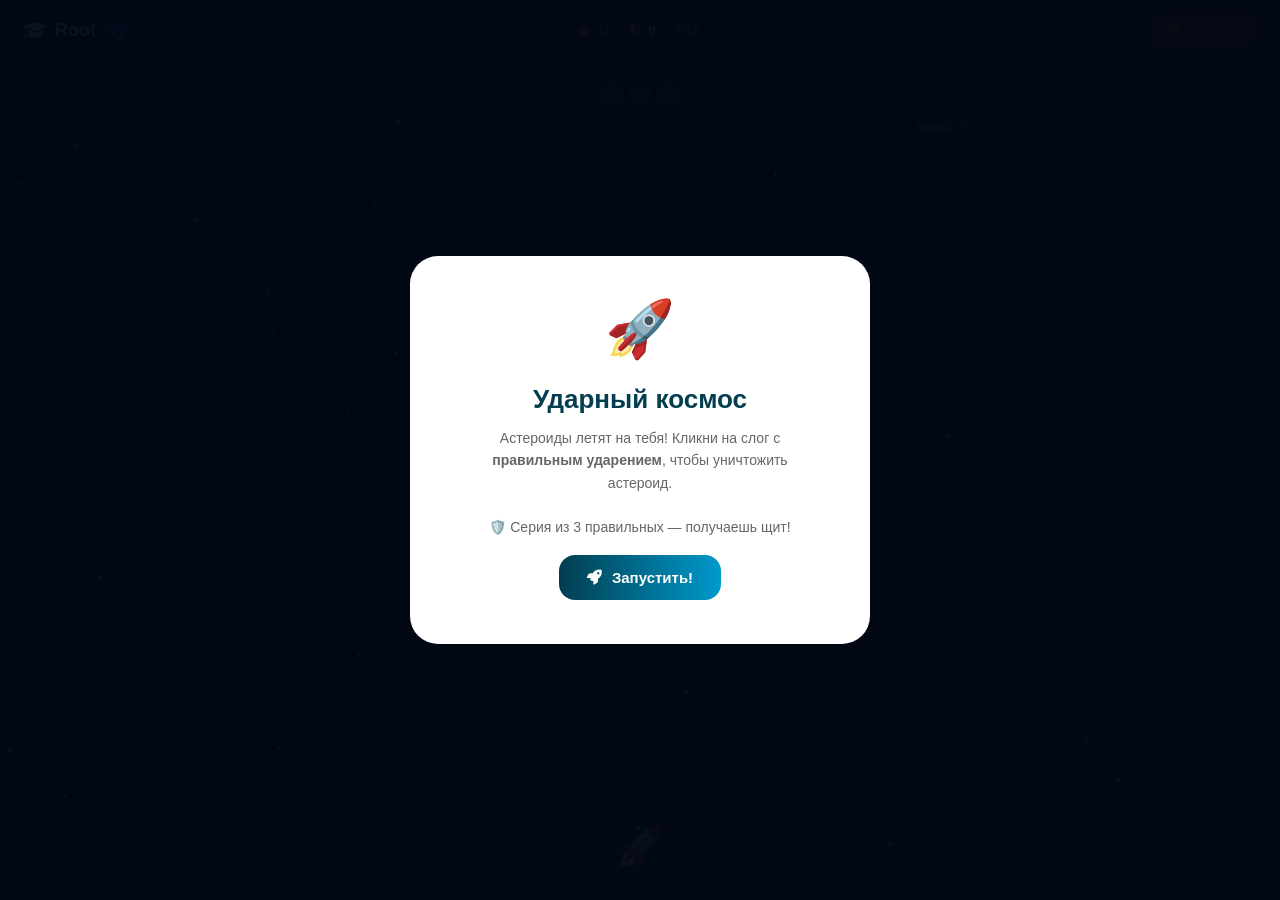
<file: static/game_stress_space.html>
<!DOCTYPE html>
<html lang="ru">
<head>
    <meta charset="UTF-8">
    <meta name="viewport" content="width=device-width, initial-scale=1.0">
    <title>Ударный космос | RootRy</title>
    <link rel="stylesheet" href="https://cdnjs.cloudflare.com/ajax/libs/font-awesome/6.4.0/css/all.min.css">
    <style>
        body { background: #020814; min-height: 100vh; margin: 0; padding: 0; font-family: 'Montserrat', sans-serif; display: flex; flex-direction: column; align-items: center; overflow: hidden; }

        /* Stars background */
        #starfield { position: fixed; inset: 0; z-index: 0; pointer-events: none; }

        .game-header {
            width: 100%; background: rgba(2,8,20,0.9); display: flex; align-items: center;
            justify-content: space-between; padding: 14px 24px; position: fixed; top: 0; left: 0; z-index: 100;
            border-bottom: 1px solid rgba(0,153,204,0.3); backdrop-filter: blur(10px); box-sizing: border-box;
        }
        .brand { color: #fff; font-weight: 700; font-size: 18px; display: flex; align-items: center; gap: 8px; }
        .brand span { color: #0099cc; }
        .hud { display: flex; gap: 20px; align-items: center; }
        .hud-item { color: #fff; font-size: 13px; font-weight: 700; display: flex; align-items: center; gap: 6px; }
        .score-num { color: #0099cc; font-size: 20px; }
        .shield-icon { color: #f39c12; }

        .surrender-btn {
            background: rgba(231,76,60,0.2); border: 1px solid #e74c3c; color: #e74c3c;
            padding: 8px 18px; border-radius: 12px; font-family: 'Montserrat', sans-serif;
            font-size: 13px; font-weight: 700; cursor: pointer; transition: 0.2s;
        }
        .surrender-btn:hover { background: rgba(231,76,60,0.4); }

        /* Game area */
        #gameArea {
            margin-top: 70px;
            width: 100%; max-width: 700px;
            height: calc(100vh - 70px);
            position: relative;
            display: flex;
            flex-direction: column;
            align-items: center;
            z-index: 1;
        }

        /* Asteroid */
        .asteroid {
            position: absolute;
            background: rgba(40,40,60,0.95);
            border: 2px solid rgba(100,100,160,0.7);
            border-radius: 18px;
            padding: 18px 28px;
            text-align: center;
            cursor: default;
            animation: fallDown 6s linear forwards;
            box-shadow: 0 0 30px rgba(100,100,160,0.3);
            transform: translateX(-50%); /* Centering relative to left % */
        }
        @keyframes fallDown {
            from { top: -140px; opacity: 0; }
            10% { opacity: 1; }
            90% { opacity: 1; }
            to   { top: 90%; opacity: 0; }
        }

        .asteroid-word { font-size: 13px; font-weight: 700; color: rgba(255,255,255,0.5); margin-bottom: 12px; text-transform: uppercase; letter-spacing: 2px; }
        .vowel-targets { display: flex; gap: 6px; justify-content: center; flex-wrap: wrap; }

        .vowel-btn {
            background: rgba(255,255,255,0.08); border: 2px solid rgba(255,255,255,0.2);
            border-radius: 10px; padding: 10px 16px; font-size: 20px; font-weight: 800;
            color: #e8f4fd; cursor: pointer; transition: 0.15s; font-family: 'Montserrat', sans-serif;
        }
        .vowel-btn:hover { border-color: #0099cc; background: rgba(0,153,204,0.2); transform: scale(1.08); }
        .vowel-btn.hit-correct { border-color: #2ecc71 !important; background: rgba(46,204,113,0.3) !important; animation: laserHit 0.5s ease; }
        .vowel-btn.hit-wrong   { border-color: #e74c3c !important; background: rgba(231,76,60,0.3) !important; animation: shake 0.4s ease; }

        @keyframes laserHit { 0%{transform:scale(1.2);box-shadow:0 0 30px #2ecc71;} 100%{transform:scale(1);} }
        @keyframes shake { 0%,100%{transform:translateX(0)} 25%{transform:translateX(-8px)} 75%{transform:translateX(8px)} }

        /* Ship */
        #ship {
            position: absolute;
            bottom: 30px;
            font-size: 40px;
            transition: left 0.4s ease-out;
            filter: drop-shadow(0 0 20px rgba(0,153,204,0.8));
            user-select: none;
            transform: translateX(-50%); /* Centering relative to left % */
            z-index: 10;
        }

        /* Laser beam */
        .laser {
            position: absolute;
            width: 4px;
            background: #0099cc;
            box-shadow: 0 0 10px #0099cc, 0 0 20px #0099cc;
            z-index: 2;
            pointer-events: none;
            animation: laserFade 0.3s ease forwards;
        }
        @keyframes laserFade { 0% { opacity: 1; } 100% { opacity: 0; } }

        /* Shield display */
        .shield-bar { position: absolute; top: 14px; left: 50%; transform: translateX(-50%); display: flex; gap: 6px; }
        .shield-pip { width: 18px; height: 18px; border-radius: 50%; background: rgba(255,255,255,0.1); border: 2px solid rgba(243,156,18,0.3); transition: 0.3s; }
        .shield-pip.active { background: rgba(243,156,18,0.5); border-color: #f39c12; box-shadow: 0 0 10px rgba(243,156,18,0.5); }

        /* Combo streak */
        #comboBar {
            position: absolute; top: 50px; right: 20px;
            color: rgba(255,255,255,0.5); font-size: 12px; font-weight: 700;
            text-align: right;
        }
        .combo-big { font-size: 22px; color: #f39c12; animation: comboPop 0.3s ease; }
        @keyframes comboPop { 0%{transform:scale(1.4);} 100%{transform:scale(1);} }

        /* Overlays */
        .overlay { display: none; position: fixed; inset: 0; background: rgba(2,8,20,0.96); z-index: 300; align-items: center; justify-content: center; flex-direction: column; }
        .overlay.show { display: flex; }
        .overlay-box { background: #fff; border-radius: 28px; padding: 40px 50px; max-width: 460px; width: 90%; text-align: center; box-sizing: border-box; animation: popIn 0.4s cubic-bezier(0.34,1.56,0.64,1); }
        @keyframes popIn { from{opacity:0;transform:scale(0.8);} to{opacity:1;transform:scale(1);} }
        .overlay-box h2 { color: #023e50; font-size: 26px; margin-bottom: 8px; }
        .big-num { font-size: 64px; font-weight: 800; color: #0099cc; line-height: 1; margin: 10px 0; }
        .stars { font-size: 32px; margin: 8px 0; }
        .action-btn { display: inline-flex; align-items: center; gap: 10px; background: linear-gradient(90deg,#023e50,#0099cc); color: #fff; border: none; border-radius: 16px; padding: 14px 28px; font-size: 15px; font-weight: 700; font-family: 'Montserrat', sans-serif; cursor: pointer; transition: 0.2s; margin: 4px; }
        .action-btn:hover { box-shadow: 0 8px 24px rgba(0,153,204,0.4); transform: translateY(-2px); }
        .action-btn.secondary { background: #e9eff5; color: #023e50; }
        .action-btn.secondary:hover { box-shadow: none; transform: none; background: #d0dce6; }
    </style>
</head>
<body>

<canvas id="starfield"></canvas>

<div class="game-header">
    <div class="brand"><i class="fa-solid fa-graduation-cap"></i> Root<span>Ry</span></div>
    <div class="hud">
        <div class="hud-item"><i class="fa-solid fa-star" style="color:#f39c12"></i><span class="score-num" id="scoreDisplay">0</span></div>
        <div class="hud-item"><i class="fa-solid fa-shield-halved shield-icon"></i><span id="shieldDisplay">0</span></div>
        <div class="hud-item" style="color:rgba(255,255,255,0.5);font-size:12px;" id="qDisplay">1/12</div>
    </div>
    <button class="surrender-btn" onclick="confirmSurrender()"><i class="fa-solid fa-flag"></i> Сдаться</button>
</div>

<div id="gameArea">
    <div class="shield-bar" id="shieldBar">
        <div class="shield-pip" id="sp0"></div>
        <div class="shield-pip" id="sp1"></div>
        <div class="shield-pip" id="sp2"></div>
    </div>
    <div id="comboBar">Комбо: <span id="comboNum">0</span></div>
    <div id="ship" style="left:50%;">🚀</div>
</div>

<div class="overlay show" id="startOverlay">
    <div class="overlay-box">
        <div style="font-size:56px;margin-bottom:10px;">🚀</div>
        <h2>Ударный космос</h2>
        <p style="color:#666;font-size:14px;line-height:1.6;margin:12px 0;">Астероиды летят на тебя! Кликни на слог с <strong>правильным ударением</strong>, чтобы уничтожить астероид.<br><br>🛡️ Серия из 3 правильных — получаешь щит!</p>
        <button class="action-btn" onclick="startGame()"><i class="fa-solid fa-rocket"></i> Запустить!</button>
    </div>
</div>

<div class="overlay" id="endOverlay">
    <div class="overlay-box">
        <div class="stars" id="endStars">⭐</div>
        <h2 id="endTitle">Готово!</h2>
        <div class="big-num" id="endScore">0</div>
        <p style="color:#666;font-size:14px;margin:8px 0 20px;">Точность: <strong id="accuracy">0%</strong></p>
        <button class="action-btn" onclick="startGame()"><i class="fa-solid fa-rotate-right"></i> Ещё раз</button>
        <button class="action-btn secondary" onclick="window.location.href='games.html'"><i class="fa-solid fa-arrow-left"></i> Назад</button>
    </div>
</div>

<div class="overlay" id="surrenderOverlay">
    <div class="overlay-box">
        <div style="font-size:48px;margin-bottom:10px;">🏳️</div>
        <h2>Сдаться?</h2>
        <p style="color:#666;font-size:14px;">Текущий счёт: <strong id="surrenderScore">0</strong></p>
        <button class="action-btn" style="background:linear-gradient(90deg,#c0392b,#e74c3c);" onclick="endGame()"><i class="fa-solid fa-flag"></i> Завершить</button>
        <button class="action-btn secondary" onclick="hideOverlay('surrenderOverlay')">Вернуться</button>
    </div>
</div>


<script src="api.js"></script>
<script>
// Starfield animation
const canvas = document.getElementById('starfield');
const ctx = canvas.getContext('2d');
canvas.width = window.innerWidth; canvas.height = window.innerHeight;
const stars = Array.from({length:180}, () => ({
    x: Math.random()*canvas.width, y: Math.random()*canvas.height,
    r: Math.random()*1.5+0.3, speed: Math.random()*0.3+0.1, opacity: Math.random()*0.7+0.3
}));
function drawStars() {
    ctx.clearRect(0,0,canvas.width,canvas.height);
    stars.forEach(s => {
        s.y += s.speed; if(s.y > canvas.height) { s.y = 0; s.x = Math.random()*canvas.width; }
        ctx.beginPath(); ctx.arc(s.x,s.y,s.r,0,Math.PI*2);
        ctx.fillStyle = `rgba(255,255,255,${s.opacity})`; ctx.fill();
    });
    requestAnimationFrame(drawStars);
}
drawStars();

// Исправленный словарь ударений
const WORDS = [
    { word: 'ЗВОНИТ',    syllables: ['зво', 'нит'], correct: 1 },
    { word: 'КАТАЛОГ',   syllables: ['ка', 'та', 'лог'], correct: 2 },
    { word: 'ТОРТЫ',     syllables: ['тор', 'ты'], correct: 0 },
    { word: 'КРАСИВЕЕ',  syllables: ['кра', 'си', 'ве', 'е'], correct: 1 },
    { word: 'ЖАЛЮЗИ',    syllables: ['жа', 'лю', 'зи'], correct: 2 },
    { word: 'ВКЛЮЧИТ',   syllables: ['вклю', 'чит'], correct: 1 },
    { word: 'АЭРОПОРТЫ', syllables: ['а', 'э', 'ро', 'пор', 'ты'], correct: 3 },
    { word: 'БАНТЫ',     syllables: ['бан', 'ты'], correct: 0 },
    { word: 'ШОФЁР',     syllables: ['шо', 'фёр'], correct: 1 },
    { word: 'ДОГОВОР',   syllables: ['до', 'го', 'вор'], correct: 2 },
    { word: 'СВЁКЛА',    syllables: ['свё', 'кла'], correct: 0 },
    { word: 'ОБЕСПЕЧЕНИЕ', syllables: ['о', 'бес', 'пе', 'че', 'ни', 'е'], correct: 2 }
];

let score = 0, correct = 0, total = 0, combo = 0, shield = 0;
let currentIdx = 0, gameActive = false;
let currentAsteroid = null;

// Перемешивание массива
function shuffle(array) {
    for (let i = array.length - 1; i > 0; i--) {
        const j = Math.floor(Math.random() * (i + 1));
        [array[i], array[j]] = [array[j], array[i]];
    }
}

function startGame() {
    hideOverlay('startOverlay'); hideOverlay('endOverlay'); hideOverlay('surrenderOverlay');
    score = 0; correct = 0; total = 0; combo = 0; shield = 0; currentIdx = 0; gameActive = true;
    shuffle(WORDS);
    
    document.getElementById('scoreDisplay').textContent = 0;
    document.getElementById('shieldDisplay').textContent = 0;
    updateShieldUI();
    updateCombo();
    document.querySelectorAll('.asteroid').forEach(a => a.remove());
    spawnNext();
}

function spawnNext() {
    if (!gameActive) return;
    if (currentIdx >= WORDS.length) { setTimeout(endGame, 500); return; }

    const w = WORDS[currentIdx];
    currentIdx++;
    total++;

    document.getElementById('qDisplay').textContent = `${currentIdx}/${WORDS.length}`;

    // Центрируем корабль и астероид на одной оси
    const ship = document.getElementById('ship');
    const xPos = 20 + Math.random() * 60; // от 20% до 80% ширины экрана
    ship.style.left = xPos + '%';

    const asteroid = document.createElement('div');
    asteroid.className = 'asteroid';
    asteroid.style.left = xPos + '%';
    asteroid.dataset.answered = "false"; // Предотвращаем двойные срабатывания

    const label = document.createElement('div');
    label.className = 'asteroid-word';
    label.textContent = w.word;
    asteroid.appendChild(label);

    const vowelRow = document.createElement('div');
    vowelRow.className = 'vowel-targets';

    w.syllables.forEach((syl, i) => {
        const btn = document.createElement('button');
        btn.className = 'vowel-btn';
        btn.textContent = syl.toUpperCase();
        btn.onclick = () => handleShot(btn, i === w.correct, asteroid, w);
        vowelRow.appendChild(btn);
    });

    asteroid.appendChild(vowelRow);
    document.getElementById('gameArea').appendChild(asteroid);
    currentAsteroid = asteroid;

    // Обработка падения (промах)
    asteroid.addEventListener('animationend', () => {
        if (asteroid.dataset.answered === "false" && gameActive) {
            asteroid.dataset.answered = "true";
            handleMiss(asteroid, w);
            setTimeout(() => {
                if (asteroid.parentNode) asteroid.remove();
                spawnNext();
            }, 800);
        }
    });
}

function fireLaser(targetBtn) {
    const ship = document.getElementById('ship');
    const laser = document.createElement('div');
    laser.className = 'laser';
    
    const shipRect = ship.getBoundingClientRect();
    const btnRect = targetBtn.getBoundingClientRect();
    
    laser.style.left = (shipRect.left + shipRect.width / 2 - 2) + 'px';
    laser.style.top = btnRect.bottom + 'px';
    laser.style.height = (shipRect.top - btnRect.bottom) + 'px';
    
    document.body.appendChild(laser);
    setTimeout(() => laser.remove(), 300);
}

function handleMiss(asteroid, w) {
    if (shield > 0) { 
        shield--; 
        updateShieldUI(); 
        showComboFlash('🛡️ Щит спас от падения!'); 
    } else { 
        combo = 0; 
        updateCombo(); 
    }
    
    // Подсвечиваем правильный ответ перед удалением
    const buttons = asteroid.querySelectorAll('.vowel-btn');
    if (buttons[w.correct]) {
        buttons[w.correct].classList.add('hit-correct');
    }
    
    document.getElementById('shieldDisplay').textContent = shield;
}

function handleShot(btn, isCorrect, asteroid, w) {
    if (!gameActive || asteroid.dataset.answered === "true") return;
    asteroid.dataset.answered = "true";
    
    fireLaser(btn);

    if (isCorrect) {
        btn.classList.add('hit-correct');
        score += 10 + (combo >= 2 ? 5 : 0);
        correct++;
        combo++;
        if (combo % 3 === 0 && shield < 3) { shield++; updateShieldUI(); showComboFlash('🛡️ +Щит!'); }
        else if (combo > 1) { showComboFlash(`🔥 Серия ${combo}!`); }
        updateCombo();
    } else {
        btn.classList.add('hit-wrong');
        if (shield > 0) { shield--; updateShieldUI(); showComboFlash('🛡️ Щит поглотил урон!'); }
        else { combo = 0; }
        updateCombo();
        
        // Подсвечиваем правильный
        const buttons = asteroid.querySelectorAll('.vowel-btn');
        if (buttons[w.correct]) buttons[w.correct].classList.add('hit-correct');
    }

    document.getElementById('scoreDisplay').textContent = score;
    document.getElementById('shieldDisplay').textContent = shield;

    setTimeout(() => {
        if (asteroid.parentNode) asteroid.remove();
        spawnNext();
    }, 800);
}

function updateShieldUI() {
    for (let i = 0; i < 3; i++) {
        const pip = document.getElementById('sp'+i);
        if (pip) pip.classList.toggle('active', i < shield);
    }
}

function updateCombo() {
    const el = document.getElementById('comboNum');
    el.textContent = combo;
    if (combo > 1) { el.className = 'combo-big'; setTimeout(() => el.className = '', 300); }
}

function showComboFlash(text) {
    const el = document.createElement('div');
    el.style.cssText = 'position:fixed;top:80px;left:50%;transform:translateX(-50%);background:#f39c12;color:#fff;padding:8px 22px;border-radius:20px;font-size:14px;font-weight:800;z-index:200;animation:flashAnim 1.5s ease forwards;pointer-events:none;';
    el.textContent = text;
    document.body.appendChild(el);
    setTimeout(() => el.remove(), 1500);
}

function endGame() {
    gameActive = false;
    
    // Закрываем окно подтверждения сдачи
    hideOverlay('surrenderOverlay');

    const pct = total > 0 ? Math.round((correct/total)*100) : 0;
    document.getElementById('endStars').textContent = pct >= 85 ? '⭐⭐⭐' : pct >= 60 ? '⭐⭐' : '⭐';
    document.getElementById('endTitle').textContent = pct >= 85 ? '🏆 Космический ас!' : pct >= 60 ? '🚀 Хорошо!' : '📚 Учи ударения!';
    document.getElementById('endScore').textContent = score;
    document.getElementById('accuracy').textContent = pct + '%';
    if(typeof submitGameResult==='function')submitGameResult('stress', typeof score!=='undefined'?score:0);
    showOverlay('endOverlay');
}

function confirmSurrender() {
    document.getElementById('surrenderScore').textContent = score;
    showOverlay('surrenderOverlay');
}

function showOverlay(id) { document.getElementById(id).classList.add('show'); }
function hideOverlay(id) { document.getElementById(id).classList.remove('show'); }
</script>
<style>
@keyframes flashAnim { 0%{opacity:0;transform:translateX(-50%) scale(0.8);} 15%{opacity:1;transform:translateX(-50%) scale(1.1);} 30%{transform:translateX(-50%) scale(1);} 80%{opacity:1;} 100%{opacity:0;} }
</style>
</body>
</html>
</file>
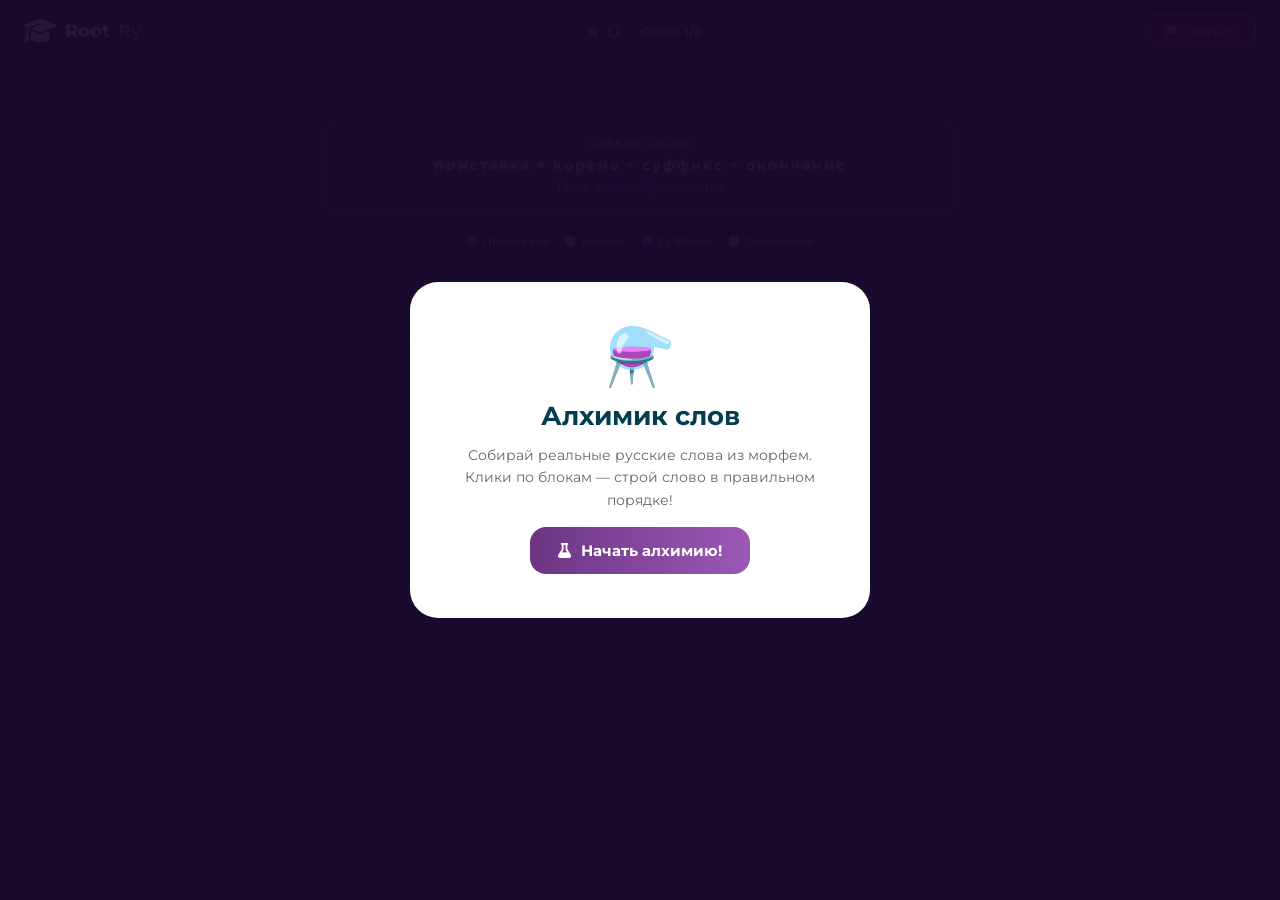
<file: static/game_word_alchemist.html>
<!DOCTYPE html>
<html lang="ru">
<head>
    <meta charset="UTF-8">
    <meta name="viewport" content="width=device-width, initial-scale=1.0">
    <title>Алхимик слов | RootRy</title>
    <link rel="stylesheet" href="https://cdnjs.cloudflare.com/ajax/libs/font-awesome/6.4.0/css/all.min.css">
    <link rel="stylesheet" href="home-style.css">
    <style>
        body { background: #1a0a2e; min-height: 100vh; margin: 0; padding: 0; font-family: 'Montserrat', sans-serif; display: flex; flex-direction: column; align-items: center; }

        .game-header {
            width: 100%; background: rgba(26,10,46,0.97); display: flex; align-items: center;
            justify-content: space-between; padding: 14px 24px; position: fixed; top: 0; left: 0; z-index: 100;
            border-bottom: 1px solid rgba(155,89,182,0.4);
        }
        .brand { color: #fff; font-weight: 700; font-size: 18px; display: flex; align-items: center; gap: 8px; }
        .brand span { color: #9b59b6; }
        .hud { display: flex; gap: 20px; align-items: center; }
        .hud-item { color: #fff; font-size: 13px; font-weight: 700; display: flex; align-items: center; gap: 6px; }
        .score-num { color: #9b59b6; font-size: 20px; }

        .surrender-btn {
            background: rgba(231,76,60,0.2); border: 1px solid #e74c3c; color: #e74c3c;
            padding: 8px 18px; border-radius: 12px; font-family: 'Montserrat', sans-serif;
            font-size: 13px; font-weight: 700; cursor: pointer; transition: 0.2s;
        }
        .surrender-btn:hover { background: rgba(231,76,60,0.4); }

        /* Arena */
        #arena {
            margin-top: 70px;
            width: 100%; max-width: 680px;
            padding: 20px;
            display: flex; flex-direction: column; align-items: center; gap: 20px;
        }

        /* Target word display */
        .target-box {
            background: rgba(155,89,182,0.15);
            border: 2px solid rgba(155,89,182,0.5);
            border-radius: 20px;
            padding: 18px 30px;
            text-align: center;
            width: 100%;
        }
        .target-label { color: rgba(255,255,255,0.5); font-size: 11px; font-weight: 700; text-transform: uppercase; letter-spacing: 1px; margin-bottom: 6px; }
        .target-scheme { color: #d7bde2; font-size: 14px; font-weight: 700; letter-spacing: 2px; margin-bottom: 4px; }
        .target-hint { color: #9b59b6; font-size: 13px; font-weight: 600; }

        /* Assembly zone */
        .assembly-zone {
            width: 100%;
            min-height: 70px;
            background: rgba(255,255,255,0.04);
            border: 2px dashed rgba(155,89,182,0.4);
            border-radius: 18px;
            display: flex;
            align-items: center;
            justify-content: center;
            flex-wrap: wrap;
            gap: 8px;
            padding: 14px;
            transition: 0.2s;
        }
        .assembly-zone.has-content { border-color: rgba(155,89,182,0.8); }
        .assembly-placeholder { color: rgba(255,255,255,0.2); font-size: 13px; font-weight: 600; }

        /* Assembled word preview */
        .assembled-word {
            color: #fff; font-size: 24px; font-weight: 800; letter-spacing: 2px;
            text-shadow: 0 0 20px rgba(155,89,182,0.8);
        }

        /* Morpheme blocks */
        .morphemes-area {
            width: 100%;
            display: flex;
            flex-wrap: wrap;
            gap: 10px;
            justify-content: center;
        }

        .morpheme {
            padding: 10px 16px;
            border-radius: 14px;
            font-size: 15px;
            font-weight: 800;
            cursor: pointer;
            transition: 0.2s;
            user-select: none;
            border: 2px solid transparent;
            letter-spacing: 1px;
        }
        .morpheme:hover { transform: translateY(-3px); box-shadow: 0 8px 20px rgba(0,0,0,0.3); }
        .morpheme.prefix  { background: rgba(231,76,60,0.2);  color: #e74c3c;  border-color: rgba(231,76,60,0.5); }
        .morpheme.root    { background: rgba(46,204,113,0.2);  color: #2ecc71;  border-color: rgba(46,204,113,0.5); }
        .morpheme.suffix  { background: rgba(52,152,219,0.2);  color: #3498db;  border-color: rgba(52,152,219,0.5); }
        .morpheme.ending  { background: rgba(243,156,18,0.2);  color: #f39c12;  border-color: rgba(243,156,18,0.5); }
        .morpheme.selected { opacity: 0.4; cursor: default; transform: none; box-shadow: none; }

        .legend { display: flex; gap: 16px; flex-wrap: wrap; justify-content: center; margin-bottom: 4px; }
        .legend-item { display: flex; align-items: center; gap: 6px; font-size: 11px; font-weight: 700; color: rgba(255,255,255,0.5); }
        .legend-dot { width: 10px; height: 10px; border-radius: 3px; }

        /* Buttons */
        .btn-row { display: flex; gap: 12px; }
        .check-btn {
            padding: 12px 28px; border-radius: 14px; font-family: 'Montserrat', sans-serif;
            font-size: 14px; font-weight: 700; cursor: pointer; transition: 0.2s; border: none;
            background: linear-gradient(90deg, #6c3483, #9b59b6); color: #fff;
        }
        .check-btn:hover { box-shadow: 0 6px 20px rgba(155,89,182,0.5); transform: translateY(-2px); }
        .clear-btn {
            padding: 12px 20px; border-radius: 14px; font-family: 'Montserrat', sans-serif;
            font-size: 14px; font-weight: 700; cursor: pointer; transition: 0.2s;
            background: rgba(255,255,255,0.08); color: rgba(255,255,255,0.6); border: none;
        }
        .clear-btn:hover { background: rgba(255,255,255,0.15); }

        /* Feedback */
        .feedback-banner {
            width: 100%; padding: 14px 20px; border-radius: 14px;
            text-align: center; font-size: 15px; font-weight: 700;
            display: none;
        }
        .feedback-banner.correct { display: block; background: rgba(46,204,113,0.2); color: #2ecc71; border: 1px solid rgba(46,204,113,0.4); }
        .feedback-banner.wrong   { display: block; background: rgba(231,76,60,0.2);  color: #e74c3c;  border: 1px solid rgba(231,76,60,0.4); }

        /* Progress */
        .progress-bar-outer { width: 100%; height: 6px; background: rgba(255,255,255,0.08); border-radius: 6px; }
        .progress-bar-inner { height: 100%; border-radius: 6px; background: linear-gradient(90deg, #6c3483, #9b59b6); transition: 0.4s; }

        /* Overlays */
        .overlay {
            display: none; position: fixed; inset: 0;
            background: rgba(26,10,46,0.95); z-index: 300;
            align-items: center; justify-content: center; flex-direction: column;
        }
        .overlay.show { display: flex; }
        .overlay-box {
            background: #fff; border-radius: 28px; padding: 40px 50px;
            max-width: 460px; width: 90%; text-align: center;
            animation: popIn 0.4s cubic-bezier(0.34,1.56,0.64,1);
        }
        @keyframes popIn { from{opacity:0;transform:scale(0.8);} to{opacity:1;transform:scale(1);} }
        .overlay-box h2 { color: #023e50; font-size: 26px; margin-bottom: 8px; }
        .big-num { font-size: 64px; font-weight: 800; color: #9b59b6; line-height: 1; margin: 10px 0; }
        .stars { font-size: 32px; margin: 8px 0; }
        .action-btn {
            display: inline-flex; align-items: center; gap: 10px;
            background: linear-gradient(90deg, #6c3483, #9b59b6); color: #fff;
            border: none; border-radius: 16px; padding: 14px 28px;
            font-size: 15px; font-weight: 700; font-family: 'Montserrat', sans-serif;
            cursor: pointer; transition: 0.2s; margin: 4px;
        }
        .action-btn:hover { box-shadow: 0 8px 24px rgba(155,89,182,0.4); transform: translateY(-2px); }
        .action-btn.secondary { background: #e9eff5; color: #023e50; }
        .action-btn.secondary:hover { box-shadow: none; background: #d0dce6; transform: none; }
    </style>
</head>
<body>

<div class="game-header">
    <div class="brand"><i class="fa-solid fa-graduation-cap"></i> Root<span>Ry</span></div>
    <div class="hud">
        <div class="hud-item"><i class="fa-solid fa-star" style="color:#9b59b6"></i><span class="score-num" id="scoreDisplay">0</span></div>
        <div class="hud-item" id="levelDisplay" style="color:rgba(255,255,255,0.6);font-size:12px;">Слово 1/8</div>
    </div>
    <button class="surrender-btn" onclick="confirmSurrender()"><i class="fa-solid fa-flag"></i> Сдаться</button>
</div>

<div id="arena">
    <div class="progress-bar-outer"><div class="progress-bar-inner" id="progressBar" style="width:0%"></div></div>

    <div class="target-box">
        <div class="target-label">Собери слово</div>
        <div class="target-scheme" id="targetScheme">приставка + корень + суффикс + окончание</div>
        <div class="target-hint" id="targetHint">Тема: словообразование</div>
    </div>

    <div class="legend">
        <div class="legend-item"><div class="legend-dot" style="background:#e74c3c"></div>Приставка</div>
        <div class="legend-item"><div class="legend-dot" style="background:#2ecc71"></div>Корень</div>
        <div class="legend-item"><div class="legend-dot" style="background:#3498db"></div>Суффикс</div>
        <div class="legend-item"><div class="legend-dot" style="background:#f39c12"></div>Окончание</div>
    </div>

    <div class="assembly-zone" id="assemblyZone">
        <div class="assembly-placeholder" id="assemblyPlaceholder">Кликай на морфемы ниже, чтобы собирать слово →</div>
        <div class="assembled-word" id="assembledWord" style="display:none;"></div>
    </div>

    <div class="feedback-banner" id="feedbackBanner"></div>

    <div class="morphemes-area" id="morphemesArea"></div>

    <div class="btn-row">
        <button class="clear-btn" onclick="clearAssembly()"><i class="fa-solid fa-rotate-left"></i> Сбросить</button>
        <button class="check-btn" onclick="checkWord()"><i class="fa-solid fa-check"></i> Проверить!</button>
    </div>
</div>

<!-- Start overlay -->
<div class="overlay show" id="startOverlay">
    <div class="overlay-box">
        <div style="font-size:56px;margin-bottom:10px;">⚗️</div>
        <h2>Алхимик слов</h2>
        <p style="color:#666;font-size:14px;line-height:1.6;margin:12px 0;">Собирай реальные русские слова из морфем.<br>Клики по блокам — строй слово в правильном порядке!</p>
        <button class="action-btn" onclick="startGame()"><i class="fa-solid fa-flask"></i> Начать алхимию!</button>
    </div>
</div>

<!-- End overlay -->
<div class="overlay" id="endOverlay">
    <div class="overlay-box">
        <div class="stars" id="endStars">⭐</div>
        <h2 id="endTitle">Готово!</h2>
        <div class="big-num" id="endScore">0</div>
        <p style="color:#666;font-size:14px;margin:8px 0 20px;">Правильных слов: <strong id="correctWords">0</strong> из <strong id="totalWords">0</strong></p>
        <button class="action-btn" onclick="startGame()"><i class="fa-solid fa-rotate-right"></i> Ещё раз</button>
        <button class="action-btn secondary" onclick="window.location.href='games.html'"><i class="fa-solid fa-arrow-left"></i> Назад</button>
    </div>
</div>

<!-- Surrender overlay -->
<div class="overlay" id="surrenderOverlay">
    <div class="overlay-box">
        <div style="font-size:48px;margin-bottom:10px;">🏳️</div>
        <h2>Сдаться?</h2>
        <p style="color:#666;font-size:14px;">Текущий счёт: <strong id="surrenderScore">0</strong></p>
        <button class="action-btn" style="background:linear-gradient(90deg,#c0392b,#e74c3c);" onclick="doSurrender()"><i class="fa-solid fa-flag"></i> Сдаться</button>
        <button class="action-btn secondary" onclick="hideOverlay('surrenderOverlay')">Продолжить</button>
    </div>
</div>

<script src="api.js"></script>
<script>
const WORDS = [
    { word: 'подберёзовик', morphemes: [
        {text:'под-', type:'prefix'}, {text:'-бер-', type:'root'}, {text:'-ёз-', type:'suffix'}, {text:'-овик', type:'suffix'}
    ], decoys: [{text:'-раз-', type:'root'}, {text:'-ость', type:'suffix'}], scheme: 'приставка + корень + суффикс + суффикс', hint: 'Гриб в лесу' },
    { word: 'разбежался', morphemes: [
        {text:'раз-', type:'prefix'}, {text:'-беж-', type:'root'}, {text:'-а-', type:'suffix'}, {text:'-л-', type:'suffix'}, {text:'-ся', type:'ending'}
    ], decoys: [{text:'по-', type:'prefix'}, {text:'-ить', type:'suffix'}], scheme: 'приставка + корень + суффикс + суффикс + окончание', hint: 'Начал бежать во все стороны' },
    { word: 'подружиться', morphemes: [
        {text:'по-', type:'prefix'}, {text:'-друж-', type:'root'}, {text:'-и-', type:'suffix'}, {text:'-ться', type:'ending'}
    ], decoys: [{text:'раз-', type:'prefix'}, {text:'-ок', type:'suffix'}], scheme: 'приставка + корень + суффикс + окончание', hint: 'Стать друзьями' },
    { word: 'перечитать', morphemes: [
        {text:'пере-', type:'prefix'}, {text:'-чит-', type:'root'}, {text:'-а-', type:'suffix'}, {text:'-ть', type:'ending'}
    ], decoys: [{text:'под-', type:'prefix'}, {text:'-ал', type:'ending'}], scheme: 'приставка + корень + суффикс + окончание', hint: 'Читать заново' },
    { word: 'выносливость', morphemes: [
        {text:'вы-', type:'prefix'}, {text:'-нос-', type:'root'}, {text:'-лив-', type:'suffix'}, {text:'-ость', type:'suffix'}
    ], decoys: [{text:'за-', type:'prefix'}, {text:'-ение', type:'suffix'}], scheme: 'приставка + корень + суффикс + суффикс', hint: 'Способность терпеть' },
    { word: 'написание', morphemes: [
        {text:'на-', type:'prefix'}, {text:'-пис-', type:'root'}, {text:'-а-', type:'suffix'}, {text:'-ние', type:'suffix'}
    ], decoys: [{text:'под-', type:'prefix'}, {text:'-ка', type:'suffix'}], scheme: 'приставка + корень + суффикс + суффикс', hint: 'Процесс письма' },
    { word: 'предположить', morphemes: [
        {text:'пред-', type:'prefix'}, {text:'по-', type:'prefix'}, {text:'-лож-', type:'root'}, {text:'-и-', type:'suffix'}, {text:'-ть', type:'ending'}
    ], decoys: [{text:'раз-', type:'prefix'}, {text:'-ать', type:'ending'}], scheme: 'приставка + приставка + корень + суффикс + окончание', hint: 'Выдвинуть гипотезу' },
    { word: 'безработица', morphemes: [
        {text:'без-', type:'prefix'}, {text:'-работ-', type:'root'}, {text:'-иц-', type:'suffix'}, {text:'-а', type:'ending'}
    ], decoys: [{text:'со-', type:'prefix'}, {text:'-ник', type:'suffix'}], scheme: 'приставка + корень + суффикс + окончание', hint: 'Отсутствие работы' }
];

let score = 0, currentIdx = 0, correctCount = 0;
let selectedMorphemes = [];
let currentWord = null;

function startGame() {
    hideOverlay('startOverlay'); hideOverlay('endOverlay'); hideOverlay('surrenderOverlay');
    score = 0; currentIdx = 0; correctCount = 0;
    renderWord();
}

function renderWord() {
    if (currentIdx >= WORDS.length) { endGame(); return; }
    currentWord = WORDS[currentIdx];
    selectedMorphemes = [];

    document.getElementById('scoreDisplay').textContent = score;
    document.getElementById('levelDisplay').textContent = `Слово ${currentIdx+1}/${WORDS.length}`;
    document.getElementById('progressBar').style.width = `${(currentIdx/WORDS.length)*100}%`;
    document.getElementById('targetScheme').textContent = currentWord.scheme;
    document.getElementById('targetHint').textContent = '💡 ' + currentWord.hint;

    document.getElementById('assemblyPlaceholder').style.display = '';
    document.getElementById('assembledWord').style.display = 'none';
    document.getElementById('assembledWord').textContent = '';
    document.getElementById('assemblyZone').classList.remove('has-content');

    const fb = document.getElementById('feedbackBanner');
    fb.className = 'feedback-banner'; fb.textContent = '';

    // Build shuffled morpheme pool
    const all = [...currentWord.morphemes, ...currentWord.decoys];
    shuffle(all);

    const area = document.getElementById('morphemesArea');
    area.innerHTML = '';
    all.forEach((m, i) => {
        const btn = document.createElement('button');
        btn.className = `morpheme ${m.type}`;
        btn.textContent = m.text;
        btn.dataset.idx = i;
        btn.onclick = () => pickMorpheme(btn, m);
        area.appendChild(btn);
    });
}

function pickMorpheme(btn, m) {
    if (btn.classList.contains('selected')) return;
    btn.classList.add('selected');
    selectedMorphemes.push(m);
    updateAssembly();
}

function updateAssembly() {
    const word = selectedMorphemes.map(m => m.text.replace(/-/g, '')).join('');
    if (word) {
        document.getElementById('assemblyPlaceholder').style.display = 'none';
        document.getElementById('assembledWord').style.display = '';
        document.getElementById('assembledWord').textContent = word;
        document.getElementById('assemblyZone').classList.add('has-content');
    } else {
        document.getElementById('assemblyPlaceholder').style.display = '';
        document.getElementById('assembledWord').style.display = 'none';
        document.getElementById('assemblyZone').classList.remove('has-content');
    }
}

function clearAssembly() {
    selectedMorphemes = [];
    document.querySelectorAll('.morpheme.selected').forEach(b => b.classList.remove('selected'));
    updateAssembly();
    const fb = document.getElementById('feedbackBanner');
    fb.className = 'feedback-banner';
}

function checkWord() {
    if (selectedMorphemes.length === 0) return;
    const assembled = selectedMorphemes.map(m => m.text.replace(/-/g, '')).join('');
    const correct = currentWord.morphemes.map(m => m.text.replace(/-/g, '')).join('');
    const fb = document.getElementById('feedbackBanner');

    // Check both assembled text and morpheme sequence
    const morphemeMatch = selectedMorphemes.length === currentWord.morphemes.length &&
        currentWord.morphemes.every((m, i) => selectedMorphemes[i] && selectedMorphemes[i].text === m.text);

    if (morphemeMatch) {
        fb.className = 'feedback-banner correct';
        fb.textContent = `✅ Верно! «${assembled}» — отличное слово!`;
        score += 15;
        correctCount++;
        setTimeout(() => { currentIdx++; renderWord(); }, 1400);
    } else if (assembled === correct) {
        fb.className = 'feedback-banner correct';
        fb.textContent = `✅ Слово верное, но порядок морфем другой. Засчитываем!`;
        score += 10;
        correctCount++;
        setTimeout(() => { currentIdx++; renderWord(); }, 1600);
    } else {
        fb.className = 'feedback-banner wrong';
        fb.textContent = `❌ Не то слово. Правильно: «${correct}». Попробуй ещё!`;
        // Reset after showing answer
        setTimeout(() => { clearAssembly(); fb.className = 'feedback-banner'; }, 2000);
    }
    document.getElementById('scoreDisplay').textContent = score;
}

function endGame() {
    // Закрываем окно подтверждения сдачи
    hideOverlay('surrenderOverlay');

    const pct = Math.round((correctCount / WORDS.length) * 100);
    document.getElementById('endStars').textContent = pct >= 88 ? '⭐⭐⭐' : pct >= 60 ? '⭐⭐' : '⭐';
    document.getElementById('endTitle').textContent = pct >= 88 ? '🏆 Великий Алхимик!' : pct >= 60 ? '⚗️ Хороший результат!' : '📚 Нужна практика';
    document.getElementById('endScore').textContent = score;
    document.getElementById('correctWords').textContent = correctCount;
    document.getElementById('totalWords').textContent = WORDS.length;
    if(typeof submitGameResult==='function')submitGameResult('vocabulary', typeof score!=='undefined'?score:0);
    showOverlay('endOverlay');
}

function confirmSurrender() {
    document.getElementById('surrenderScore').textContent = score;
    showOverlay('surrenderOverlay');
}
function doSurrender() { endGame(); }

function showOverlay(id) { document.getElementById(id).classList.add('show'); }
function hideOverlay(id) { document.getElementById(id).classList.remove('show'); }

function shuffle(arr) {
    for (let i = arr.length-1; i > 0; i--) {
        const j = Math.floor(Math.random()*(i+1));
        [arr[i], arr[j]] = [arr[j], arr[i]];
    }
}
</script>
</body>
</html>
</file>
<file: static/style.css>
@import url('https://fonts.googleapis.com/css2?family=Montserrat:wght@400;600;700&display=swap');

* { margin: 0; padding: 0; box-sizing: border-box; font-family: 'Montserrat', sans-serif; }

body {
    display: flex;
    justify-content: center;
    align-items: center;
    min-height: 100vh;
    background: #e9eff5;
}

.container {
    position: relative;
    width: 850px;
    height: 550px;
    background: #fff;
    border-radius: 40px;
    box-shadow: 0 30px 60px rgba(0,0,0,0.1);
    overflow: hidden;
}

.top-bar {
    position: absolute;
    top: 30px;
    left: 0;
    width: 100%;
    display: flex;
    justify-content: space-between;
    padding: 0 40px;
}

.brand { display: flex; align-items: center; gap: 8px; font-weight: 700; color: #023e50; }
.brand i { color: #0099cc; font-size: 22px; }

.form-box {
    position: absolute;
    right: 0;
    width: 50%;
    height: 100%;
    display: flex;
    flex-direction: column;
    justify-content: center;
    padding: 40px;
    transition: .6s ease-in-out 1.2s;
}

.container.active .form-box.login { right: 50%; visibility: hidden; opacity: 0; transition: .6s ease-in-out; }
.form-box.register { right: 0; z-index: 2; visibility: hidden; opacity: 0; transition: .6s ease-in-out; }
.container.active .form-box.register { visibility: visible; opacity: 1; z-index: 2; transform: translateX(-100%); transition: .6s ease-in-out 1.2s; }

h1 { font-size: 32px; margin-bottom: 20px; color: #023e50; text-align: center; font-weight: 700; }

.input-box { position: relative; width: 100%; height: 50px; margin: 10px 0; }
.input-box input {
    width: 100%; height: 100%; background: #f0f4f8; border: 2px solid transparent;
    border-radius: 15px; padding: 0 45px; outline: none; transition: 0.3s;
}
.input-box input:focus { border-color: #0099cc; background: #fff; }

.prefix { position: absolute; left: 18px; top: 50%; transform: translateY(-50%); color: #0099cc; font-weight: 700; }
.input-box i { position: absolute; right: 18px; top: 50%; transform: translateY(-50%); color: #888; cursor: pointer; transition: 0.3s; }
.input-box i:hover { color: #0099cc; }

.btn {
    width: 100%; height: 50px; background: linear-gradient(90deg, #023e50, #0099cc);
    border: none; border-radius: 15px; color: #fff; font-size: 16px; font-weight: 600;
    cursor: pointer; margin-top: 15px; transition: 0.3s;
}
.btn:hover { box-shadow: 0 8px 20px rgba(0, 153, 204, 0.3); transform: translateY(-2px); }

.toggle-box::before {
    content: '';
    position: absolute;
    left: -250%;
    width: 300%;
    height: 100%;
    background: linear-gradient(135deg, #0099cc, #023e50);
    z-index: 100;
    transition: 1.8s ease-in-out;
    border-radius: 150px;
}
.container.active .toggle-box::before { left: 50%; }

.toggle-panel {
    position: absolute;
    width: 50%;
    height: 100%;
    display: flex;
    flex-direction: column;
    justify-content: center;
    align-items: center;
    color: #fff;
    z-index: 200;
    padding: 0 50px;
    text-align: center;
    transition: .6s ease-in-out;
}

.toggle-panel h2 { font-size: 36px; font-weight: 700; margin-bottom: 15px; }
.toggle-panel p { font-size: 15px; line-height: 1.6; margin-bottom: 25px; opacity: 0.9; }

.toggle-btn { 
    background: rgba(255, 255, 255, 0.1); 
    border: 2px solid #fff; 
    width: 160px; 
    backdrop-filter: blur(5px);
    cursor: pointer;
}
.toggle-btn:hover { background: #fff; color: #023e50; }

.toggle-left { left: 0; transition-delay: 1.2s; }
.container.active .toggle-left { left: -50%; transition-delay: .6s; }
.toggle-right { right: -50%; transition-delay: .6s; }
.container.active .toggle-right { right: 0; transition-delay: 1.2s; }
</file>
<file: static/home-style.css>
@import url('https://fonts.googleapis.com/css2?family=Montserrat:wght@400;600;700&display=swap');

* { 
    margin: 0; 
    padding: 0; 
    box-sizing: border-box; 
    font-family: 'Montserrat', sans-serif; 
}

body {
    background: #e9eff5;
    min-height: 100vh;
    padding-top: 120px; /* Отступ сверху под фиксированный хедер */
    padding-bottom: 100px; /* Отступ снизу под таббар */
}

/* ГЛОБАЛЬНЫЙ ХЕДЕР */
.global-header {
    position: fixed;
    top: 0; left: 0;
    width: 100%; height: 75px;
    background: linear-gradient(90deg, #023e50, #0099cc);
    display: flex;
    justify-content: space-between;
    align-items: center;
    padding: 0 40px; /* Логотип RootRy отступает от края ровно на 40px */
    color: #fff;
    z-index: 1000;
    box-shadow: 0 10px 30px rgba(2, 62, 80, 0.15);
}

.brand { 
    display: flex; 
    align-items: center; 
    gap: 8px; 
    font-weight: 700; 
    font-size: 22px; 
}
.brand i { 
    font-size: 26px; 
    color: #fff; 
}

.user-info { 
    display: flex; 
    align-items: center; 
    gap: 12px; 
    background: rgba(255,255,255,0.15); 
    padding: 6px 16px; 
    border-radius: 20px; 
    backdrop-filter: blur(5px); 
}
.avatar { 
    width: 35px; 
    height: 35px; 
    border-radius: 50%; 
    background: #fff; 
}
.username { 
    font-weight: 600; 
    font-size: 14px; 
}

.balance-box { 
    background: #fff; 
    color: #023e50; 
    padding: 8px 18px; 
    border-radius: 15px; 
    font-weight: 700; 
    display: flex; 
    align-items: center; 
    gap: 8px; 
    box-shadow: 0 4px 10px rgba(0,0,0,0.05); 
}
.balance-box i { 
    color: #0099cc; 
    font-size: 18px; 
}

/* ОСНОВНОЙ КОНТЕНТ (ИСПРАВЛЕНО: КРАЙНЯЯ ЛЕВАЯ СЕТКА) */
.main-content {
    width: 100%;
    /* 40px слева задают идеальную вертикальную линию вместе с RootRy в хедере */
    padding: 0 40px; 
    margin: 0; /* Полностью убираем центрирование страницы */
}

.app-window {
    animation: fadeIn 0.5s ease-in-out forwards;
}

@keyframes fadeIn {
    from { opacity: 0; transform: translateY(15px); }
    to { opacity: 1; transform: translateY(0); }
}

h1 { 
    color: #023e50; 
    font-size: 32px; 
    font-weight: 700; 
    margin-bottom: 25px; 
    text-align: left;
}

/* СТИЛИЗАЦИЯ СТРОКИ ПОИСКА */
.search-box { 
    position: relative; 
    width: 100%; 
    max-width: 600px; /* Строка поиска сохраняет аккуратную компактную ширину */
    margin-bottom: 25px; 
}
.search-box input { 
    width: 100%; 
    height: 55px; 
    background: #fff; 
    border: 2px solid transparent; 
    border-radius: 18px; 
    padding: 0 25px 0 55px; 
    outline: none; 
    font-size: 16px; 
    font-weight: 500;
    box-shadow: 0 10px 25px rgba(0,0,0,0.03); 
    transition: 0.3s; 
}
.search-box input:focus { 
    border-color: #0099cc; 
}
.search-box i { 
    position: absolute; 
    left: 20px; 
    top: 50%; 
    transform: translateY(-50%); 
    color: #0099cc; 
    font-size: 18px; 
}

/* КАРТОЧКА ЗАГЛУШКИ */
.card {
    background: #fff;
    border-radius: 40px; 
    width: 100%;
    max-width: 800px; /* Чтобы белое поле плашки гармонично смотрелось на широком экране */
    box-shadow: 0 20px 50px rgba(0,0,0,0.05);
    border: 1px solid rgba(2,62,80,0.02);
}

.empty-games-placeholder {
    display: flex;
    justify-content: flex-start;
    align-items: center;
    text-align: left; 
    padding: 45px 50px;
}

.content-wrapper {
    width: 100%;
    display: flex;
    flex-direction: column;
    gap: 15px;
}

.title-inline {
    display: flex;
    align-items: center;
    gap: 15px; 
}

.title-inline i {
    font-size: 32px;
    color: #0099cc;
}

.empty-games-placeholder h2 {
    color: #023e50;
    font-size: 24px;
    font-weight: 700;
}

.empty-games-placeholder p {
    color: #666;
    font-size: 15px;
    line-height: 1.6;
}

/* НИЖНИЙ ТАББАР */
.bottom-tabbar {
    position: fixed;
    bottom: 0; left: 0;
    width: 100%; height: 75px;
    background: #fff;
    box-shadow: 0 -10px 35px rgba(0,0,0,0.05);
    display: flex;
    justify-content: space-around;
    align-items: center;
    padding: 0 15px;
    z-index: 1000;
}

.tab-item {
    background: transparent; 
    text-decoration: none;
    display: flex; 
    flex-direction: column;
    align-items: center; 
    gap: 5px;
    color: #8e9fae; 
    font-size: 11px; 
    font-weight: 600;
    transition: 0.3s ease-in-out;
    flex: 1;
}

.tab-item i { 
    font-size: 22px; 
    transition: 0.3s ease-in-out; 
}

.tab-item.active { 
    color: #0099cc; 
}
.tab-item.active i { 
    transform: translateY(-3px); 
    color: #0099cc; 
}
.tab-item:hover {
    color: #023e50;
}
/* ДОПОЛНИТЕЛЬНЫЕ СТИЛИ ДЛЯ ОКНА МАГАЗИНА */

.shop-grid-placeholder {
    margin-bottom: 30px;
    padding: 45px 50px;
}

.shop-grid-placeholder i {
    font-size: 32px;
    color: #8e9fae; /* Серый цвет для пустой витрины */
}

/* Секция промокодов */
.promo-section {
    padding: 40px 50px;
    background: #fff;
    margin-bottom: 25px;
}

.promo-form-box {
    display: flex;
    gap: 15px;
    width: 100%;
    max-width: 600px;
    margin-top: 5px;
}

.promo-form-box input {
    flex-grow: 1;
    height: 50px;
    background: #f0f4f8;
    border: 2px solid transparent;
    border-radius: 15px;
    padding: 0 20px;
    outline: none;
    font-size: 15px;
    font-weight: 500;
    transition: 0.3s;
}

.promo-form-box input:focus {
    border-color: #0099cc;
    background: #fff;
}

.promo-btn {
    height: 50px;
    padding: 0 30px;
    background: linear-gradient(90deg, #023e50, #0099cc);
    border: none;
    border-radius: 15px;
    color: #fff;
    font-size: 15px;
    font-weight: 600;
    cursor: pointer;
    transition: 0.3s;
}

.promo-btn:hover {
    box-shadow: 0 8px 20px rgba(0, 153, 204, 0.25);
    transform: translateY(-2px);
}

.promo-msg {
    font-size: 13px;
    font-weight: 600;
    margin-top: 5px;
    display: block;
}
/* ДОПОЛНИТЕЛЬНЫЕ СТИЛИ ДЛЯ ОКНА ТОПОВ */

.leaderboard-placeholder {
    padding: 45px 50px;
}

.leaderboard-placeholder i.fa-trophy {
    font-size: 32px;
    color: #f39c12; /* Золотистый цвет для кубка */
}

.admin-notice {
    font-size: 13px !important;
    color: #7f8c8d !important;
    background: #f8f9fa;
    padding: 12px 20px;
    border-radius: 12px;
    border-left: 4px solid #023e50;
    margin-top: 10px;
}

.admin-notice i {
    color: #023e50;
    margin-right: 5px;
}

/* ДОПОЛНИТЕЛЬНЫЕ СТИЛИ ДЛЯ ОКНА ПРОФИЛЯ */

.profile-placeholder {
    padding: 45px 50px;
}

.profile-placeholder i.fa-user-gear {
    font-size: 32px;
    color: #0099cc;
}

/* Стилизация блока доступа для админов */
.admin-access-box {
    margin-top: 20px;
    background: #fffcf0;
    border: 2px dashed #f39c12;
    border-radius: 20px;
    padding: 25px;
    display: flex;
    flex-direction: column;
    gap: 15px;
    max-width: 600px;
}

.admin-access-box p {
    color: #d35400 !important;
    font-weight: 600;
    font-size: 15px;
}

.admin-access-box i {
    margin-right: 5px;
}

.admin-enter-btn {
    height: 45px;
    width: 100%;
    max-width: 250px;
    background: #023e50;
    color: #fff;
    border: none;
    border-radius: 12px;
    font-size: 14px;
    font-weight: 600;
    cursor: pointer;
    transition: 0.3s;
}

.admin-enter-btn:hover {
    background: #0099cc;
    box-shadow: 0 5px 15px rgba(0, 153, 204, 0.2);
    transform: translateY(-1px);
}
/* ДОПОЛНИТЕЛЬНЫЕ СТИЛИ ДЛЯ ОКНА ТЕСТОВ */

.tests-placeholder {
    padding: 45px 50px;
}

.tests-placeholder i.fa-file-invoice {
    font-size: 32px;
    color: #0099cc;
}

/* Блок информации о значках-наградах */
.badge-reward-info {
    margin-top: 15px;
    background: #f0fafc;
    border-left: 4px solid #0099cc;
    border-radius: 4px 15px 15px 4px;
    padding: 15px 20px;
    display: flex;
    align-items: center;
    gap: 15px;
    max-width: 650px;
}

.badge-reward-info i {
    font-size: 24px;
    color: #e67e22; /* Оранжево-золотой цвет для наградного значка */
}

.badge-reward-info span {
    color: #023e50;
    font-size: 14px;
    line-height: 1.5;
}

/* ДОПОЛНИТЕЛЬНЫЕ СТИЛИ ДЛЯ ОКНА ДЕРЕВА */

.tree-placeholder {
    padding: 45px 50px;
}

.tree-placeholder i.fa-diagram-project {
    font-size: 32px;
    color: #0099cc;
}

/* Превью статуса дерева */
.tree-stats-preview {
    display: flex;
    gap: 20px;
    margin-top: 10px;
}

.stat-node {
    background: #f0f4f8;
    padding: 12px 25px;
    border-radius: 15px;
    display: flex;
    align-items: center;
    gap: 10px;
    font-size: 14px;
    font-weight: 600;
    color: #023e50;
}

.stat-node i {
    font-size: 16px;
    color: #0099cc;
}
/* ДОПОЛНИТЕЛЬНЫЕ СТИЛИ ДЛЯ ОКНА АВТОРОВ */

.authors-placeholder {
    padding: 45px 50px;
}

.authors-placeholder i.fa-users {
    font-size: 32px;
    color: #0099cc;
}

/* Блок с тегами используемых технологий */
.tech-stack-tagbox {
    display: flex;
    gap: 12px;
    flex-wrap: wrap;
    margin: 10px 0;
}

.tech-tag {
    background: #023e50;
    color: #fff;
    padding: 8px 18px;
    border-radius: 12px;
    font-size: 13px;
    font-weight: 600;
    display: flex;
    align-items: center;
    gap: 8px;
    box-shadow: 0 4px 10px rgba(2, 62, 80, 0.15);
}

.tech-tag i {
    font-size: 15px;
}

.tech-tag i.fa-golang {
    font-weight: bold;
}

.credits-text {
    border-top: 1px solid #e9eff5;
    padding-top: 15px;
    margin-top: 5px;
    color: #7f8c8d !important;
}
</file>
